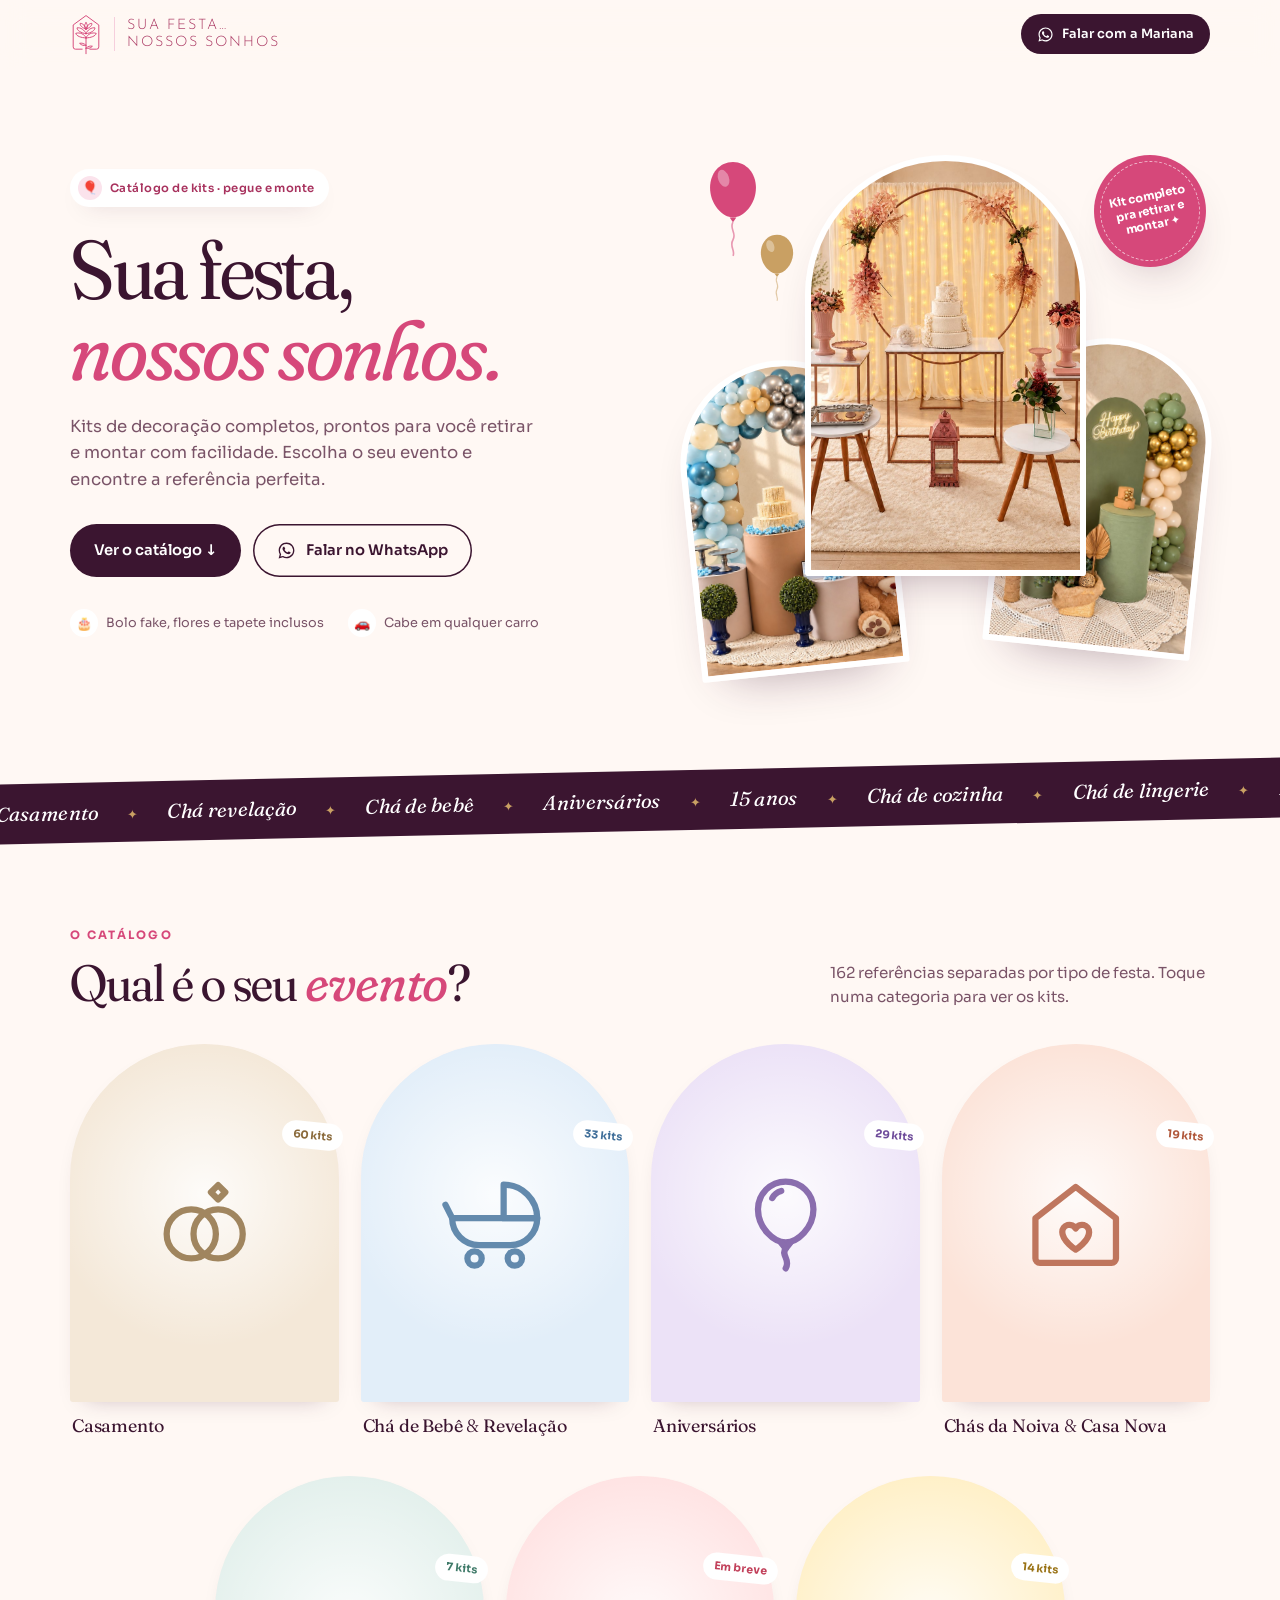
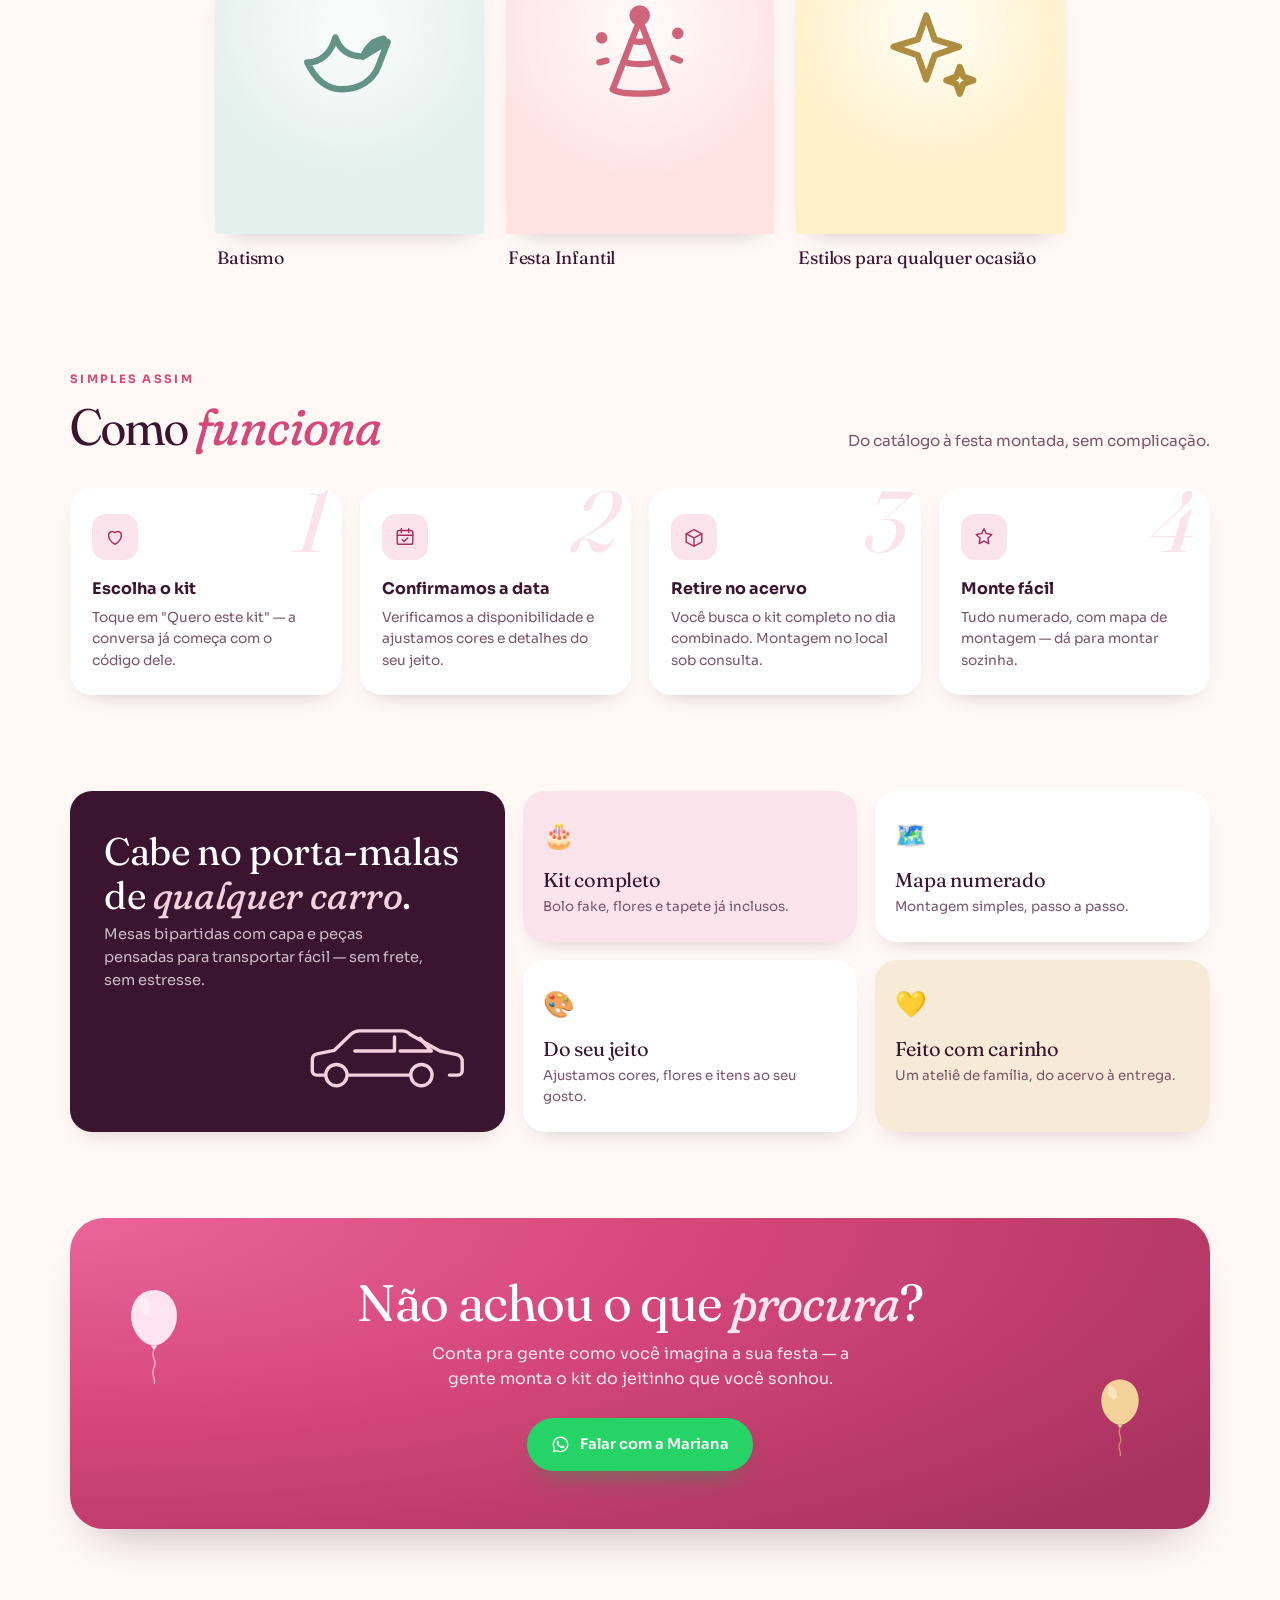
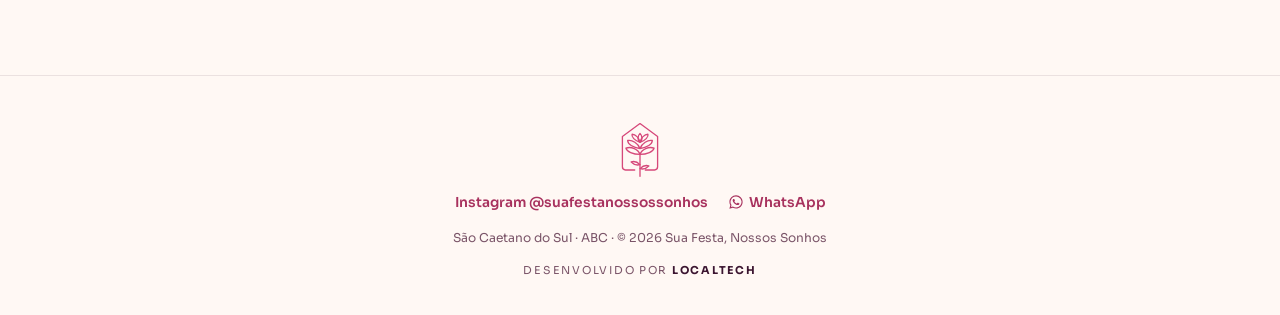
<file: index.html>
<!DOCTYPE html>
<html lang="pt-BR">
<head>
<meta charset="utf-8">
<meta name="viewport" content="width=device-width, initial-scale=1">
<title>Catálogo de Kits | Sua Festa, Nossos Sonhos</title>
<meta name="description" content="Kits de decoração completos para retirar e montar — casamento, chá de bebê, chá revelação, aniversários, chás da noiva e batismo. São Caetano do Sul e ABC.">
<meta property="og:type" content="website">
<meta property="og:title" content="Catálogo de Kits | Sua Festa, Nossos Sonhos">
<meta property="og:description" content="Escolha o tipo do seu evento e veja os nossos kits de decoração para retirar e montar.">
<link rel="canonical" href="https://www.suafestanossossonhos.com/">
<meta property="og:url" content="https://www.suafestanossossonhos.com/">
<meta property="og:site_name" content="Sua Festa, Nossos Sonhos">
<meta property="og:locale" content="pt_BR">
<meta property="og:image" content="https://www.suafestanossossonhos.com/assets/img/og/og-home.jpg">
<meta property="og:image:width" content="1200">
<meta property="og:image:height" content="630">
<meta property="og:image:alt" content="Kits de decoração da Sua Festa, Nossos Sonhos">
<meta name="twitter:card" content="summary_large_image">
<link rel="icon" type="image/png" sizes="512x512" href="assets/img/icone-512.png">
<link rel="apple-touch-icon" href="assets/img/icone-512.png">
<script type="application/ld+json">
{
  "@context": "https://schema.org",
  "@type": "LocalBusiness",
  "@id": "https://www.suafestanossossonhos.com/#negocio",
  "name": "Sua Festa, Nossos Sonhos",
  "description": "Kits de decoração completos para retirar e montar: casamento, chá de bebê, chá revelação, aniversários, chás da noiva, batismo e festa infantil.",
  "url": "https://www.suafestanossossonhos.com/",
  "image": "https://www.suafestanossossonhos.com/assets/img/og/og-home.jpg",
  "logo": "https://www.suafestanossossonhos.com/assets/img/icone-512.png",
  "telephone": "+5511949156564",
  "address": { "@type": "PostalAddress", "addressLocality": "São Caetano do Sul", "addressRegion": "SP", "addressCountry": "BR" },
  "areaServed": ["São Caetano do Sul", "Santo André", "São Bernardo do Campo", "Região do ABC"],
  "sameAs": ["https://www.instagram.com/suafestanossossonhos"]
}
</script>
<meta name="theme-color" content="#FFF8F4">
<link rel="icon" type="image/svg+xml" href="assets/img/logo-icone.svg">
<link rel="preconnect" href="https://fonts.googleapis.com">
<link rel="preconnect" href="https://fonts.gstatic.com" crossorigin>
<link rel="stylesheet" href="https://fonts.googleapis.com/css2?family=Fraunces:ital,opsz,wght,SOFT,WONK@0,9..144,300..600,0..100,0..1;1,9..144,300..600,0..100,0..1&family=Sora:wght@400;500;600;700&family=Josefin+Sans:wght@300&display=swap">
<link rel="stylesheet" href="assets/styles.css">
</head>
<body data-page="home" data-base="">

<svg width="0" height="0" style="position:absolute" aria-hidden="true">
  <symbol id="balloon" viewBox="0 0 40 72"><path d="M20 2C10 2 3 10.5 3 21c0 12.5 9.4 22 17 22s17-9.5 17-22C37 10.5 30 2 20 2z" fill="currentColor"/><ellipse cx="13" cy="14" rx="4" ry="6.5" fill="#fff" opacity=".35" transform="rotate(-20 13 14)"/><path d="m17.5 43 2.5 3.5 2.5-3.5z" fill="currentColor"/><path d="M20 46.5c-3 5 3 8 0 13s2 8 0 12" fill="none" stroke="currentColor" stroke-width="1.2" opacity=".55"/></symbol>
</svg>

<header class="site-header">
  <div class="container">
    <a class="brand" href="./" aria-label="Sua Festa, Nossos Sonhos — início">
      <img class="brand__logo" src="assets/img/logo-icone.svg" alt="" width="32" height="42">
      <span class="brand__text"><span class="brand__name">Sua Festa…</span><span class="brand__name">Nossos Sonhos</span></span>
    </a>
    <a class="header-cta" data-wa="geral" href="#" target="_blank" rel="noopener"><span>Falar com a Mariana</span></a>
  </div>
</header>

<main>
  <section class="hero">
    <div class="container">
      <div>
        <span class="hero__eyebrow"><b aria-hidden="true">🎈</b>Catálogo de kits · pegue e monte</span>
        <h1>Sua festa,<br><em>nossos sonhos.</em></h1>
        <p class="hero__lead">Kits de decoração completos, prontos para você retirar e montar com facilidade. Escolha o seu evento e encontre a referência perfeita.</p>
        <div class="hero__ctas">
          <a class="btn btn--dark" href="#eventos">Ver o catálogo ↓</a>
          <a class="btn btn--ghost" data-wa="geral" href="#" target="_blank" rel="noopener">Falar no WhatsApp</a>
        </div>
        <div class="hero__proof">
          <span><i aria-hidden="true">🎂</i>Bolo fake, flores e tapete inclusos</span>
          <span><i aria-hidden="true">🚗</i>Cabe em qualquer carro</span>
        </div>
      </div>
      <div class="collage" aria-hidden="true">
        <div class="collage__arch collage__arch--2"></div>
        <div class="collage__arch collage__arch--3"></div>
        <div class="collage__arch collage__arch--1"></div>
        <div class="sticker">Kit completo pra retirar e montar ✦</div>
        <svg class="balloon balloon--a" style="color:#D6487A"><use href="#balloon"/></svg>
        <svg class="balloon balloon--b" style="color:#C9A063"><use href="#balloon"/></svg>
      </div>
    </div>
  </section>

  <div class="ribbon-wrap" aria-hidden="true"><div class="ribbon">
    <div class="ribbon__track">
      <div class="ribbon__group"><span>Casamento</span><span>Chá revelação</span><span>Chá de bebê</span><span>Aniversários</span><span>15 anos</span><span>Chá de cozinha</span><span>Chá de lingerie</span><span>Batismo</span><span>Festa infantil</span><span>Boteco</span></div>
      <div class="ribbon__group"><span>Casamento</span><span>Chá revelação</span><span>Chá de bebê</span><span>Aniversários</span><span>15 anos</span><span>Chá de cozinha</span><span>Chá de lingerie</span><span>Batismo</span><span>Festa infantil</span><span>Boteco</span></div>
    </div>
  </div>
  </div>

  <section class="section" id="eventos">
    <div class="container">
      <div class="head">
        <div><span class="kicker">O catálogo</span><h2 class="title">Qual é o seu <em>evento</em>?</h2></div>
        <p><span data-total>0</span> referências separadas por tipo de festa. Toque numa categoria para ver os kits.</p>
      </div>
      <div class="events" id="events"></div>
    </div>
  </section>

  <section class="section" style="padding-top:20px">
    <div class="container">
      <div class="head reveal">
        <div><span class="kicker">Simples assim</span><h2 class="title">Como <em>funciona</em></h2></div>
        <p>Do catálogo à festa montada, sem complicação.</p>
      </div>
      <div class="steps">
        <div class="step reveal"><span class="step__icon"><svg viewBox="0 0 24 24" fill="none" stroke="currentColor" stroke-width="1.6" stroke-linecap="round" stroke-linejoin="round"><path d="M12 20s-7-4.4-7-10a4 4 0 0 1 7-2.6A4 4 0 0 1 19 10c0 5.6-7 10-7 10z"/></svg></span><h3>Escolha o kit</h3><p>Toque em "Quero este kit" — a conversa já começa com o código dele.</p></div>
        <div class="step reveal"><span class="step__icon"><svg viewBox="0 0 24 24" fill="none" stroke="currentColor" stroke-width="1.6" stroke-linecap="round" stroke-linejoin="round"><rect x="3.5" y="5" width="17" height="15" rx="2"/><path d="M3.5 10h17M8 3v4M16 3v4M9 15l2 2 4-4"/></svg></span><h3>Confirmamos a data</h3><p>Verificamos a disponibilidade e ajustamos cores e detalhes do seu jeito.</p></div>
        <div class="step reveal"><span class="step__icon"><svg viewBox="0 0 24 24" fill="none" stroke="currentColor" stroke-width="1.6" stroke-linecap="round" stroke-linejoin="round"><path d="M3.5 8.5 12 4l8.5 4.5v9L12 22l-8.5-4.5z"/><path d="M3.5 8.5 12 13l8.5-4.5M12 13v9"/></svg></span><h3>Retire no acervo</h3><p>Você busca o kit completo no dia combinado. Montagem no local sob consulta.</p></div>
        <div class="step reveal"><span class="step__icon"><svg viewBox="0 0 24 24" fill="none" stroke="currentColor" stroke-width="1.6" stroke-linecap="round" stroke-linejoin="round"><path d="m12 3 2.6 5.3 5.9.9-4.3 4.1 1 5.8L12 16.4l-5.2 2.7 1-5.8-4.3-4.1 5.9-.9z"/></svg></span><h3>Monte fácil</h3><p>Tudo numerado, com mapa de montagem — dá para montar sozinha.</p></div>
      </div>
    </div>
  </section>

  <section class="section" style="padding-top:20px">
    <div class="container">
      <div class="bento">
        <div class="perk bento__big reveal">
          <div>
            <h3>Cabe no porta-malas de <em>qualquer carro</em>.</h3>
            <p>Mesas bipartidas com capa e peças pensadas para transportar fácil — sem frete, sem estresse.</p>
          </div>
          <svg class="car" viewBox="0 0 120 54" fill="none" stroke="currentColor" stroke-width="2.4" stroke-linecap="round" stroke-linejoin="round" aria-hidden="true"><path d="M8 38v-8c0-2 1.4-3.6 3.4-4l12-2.4 12-11.6c1.6-1.4 3.6-2.2 5.8-2.2h30c2.4 0 4.6 1 6.2 2.8L98 24l12 2.6c2.2.5 3.8 2.4 3.8 4.7V38c0 1.7-1.3 3-3 3h-6"/><path d="M33 41h44"/><path d="M8 38c0 1.7 1.3 3 3 3h6"/><circle cx="25" cy="41" r="7.5"/><circle cx="85" cy="41" r="7.5"/><path d="M38 24h28V14M70 24h22l-8-9"/></svg>
        </div>
        <div class="perk perk--rose reveal"><span class="perk__icon" aria-hidden="true">🎂</span><h3>Kit completo</h3><p>Bolo fake, flores e tapete já inclusos.</p></div>
        <div class="perk reveal"><span class="perk__icon" aria-hidden="true">🗺️</span><h3>Mapa numerado</h3><p>Montagem simples, passo a passo.</p></div>
        <div class="perk reveal"><span class="perk__icon" aria-hidden="true">🎨</span><h3>Do seu jeito</h3><p>Ajustamos cores, flores e itens ao seu gosto.</p></div>
        <div class="perk perk--gold reveal"><span class="perk__icon" aria-hidden="true">💛</span><h3>Feito com carinho</h3><p>Um ateliê de família, do acervo à entrega.</p></div>
      </div>
    </div>
  </section>

  <section class="section" style="padding-top:10px">
    <div class="container">
      <div class="cta reveal">
        <svg class="balloon balloon--a" style="color:#FFE3EE"><use href="#balloon"/></svg>
        <svg class="balloon balloon--b" style="color:#F3D29A"><use href="#balloon"/></svg>
        <h2>Não achou o que <em>procura</em>?</h2>
        <p>Conta pra gente como você imagina a sua festa — a gente monta o kit do jeitinho que você sonhou.</p>
        <a class="btn btn--wa" data-wa="geral" href="#" target="_blank" rel="noopener">Falar com a Mariana</a>
      </div>
    </div>
  </section>
</main>

<footer class="site-footer">
  <div class="container">
    <img class="footer-logo" src="assets/img/logo-icone.svg" alt="Sua Festa, Nossos Sonhos" width="45" height="58">
    <div class="footer-links"><a data-insta href="#" target="_blank" rel="noopener">Instagram @suafestanossossonhos</a><a data-wa="geral" href="#" target="_blank" rel="noopener"> WhatsApp</a></div>
    <span class="footer-small"><span data-cidade></span> · © <span data-ano></span> Sua Festa, Nossos Sonhos</span>
    <span class="credit">Desenvolvido por <a href="https://www.localtechbr.com/" target="_blank" rel="noopener">LocalTECH</a></span>
  </div>
</footer>

<script src="assets/kits.js"></script>
<script src="assets/app.js"></script>
</body>
</html>
</file>
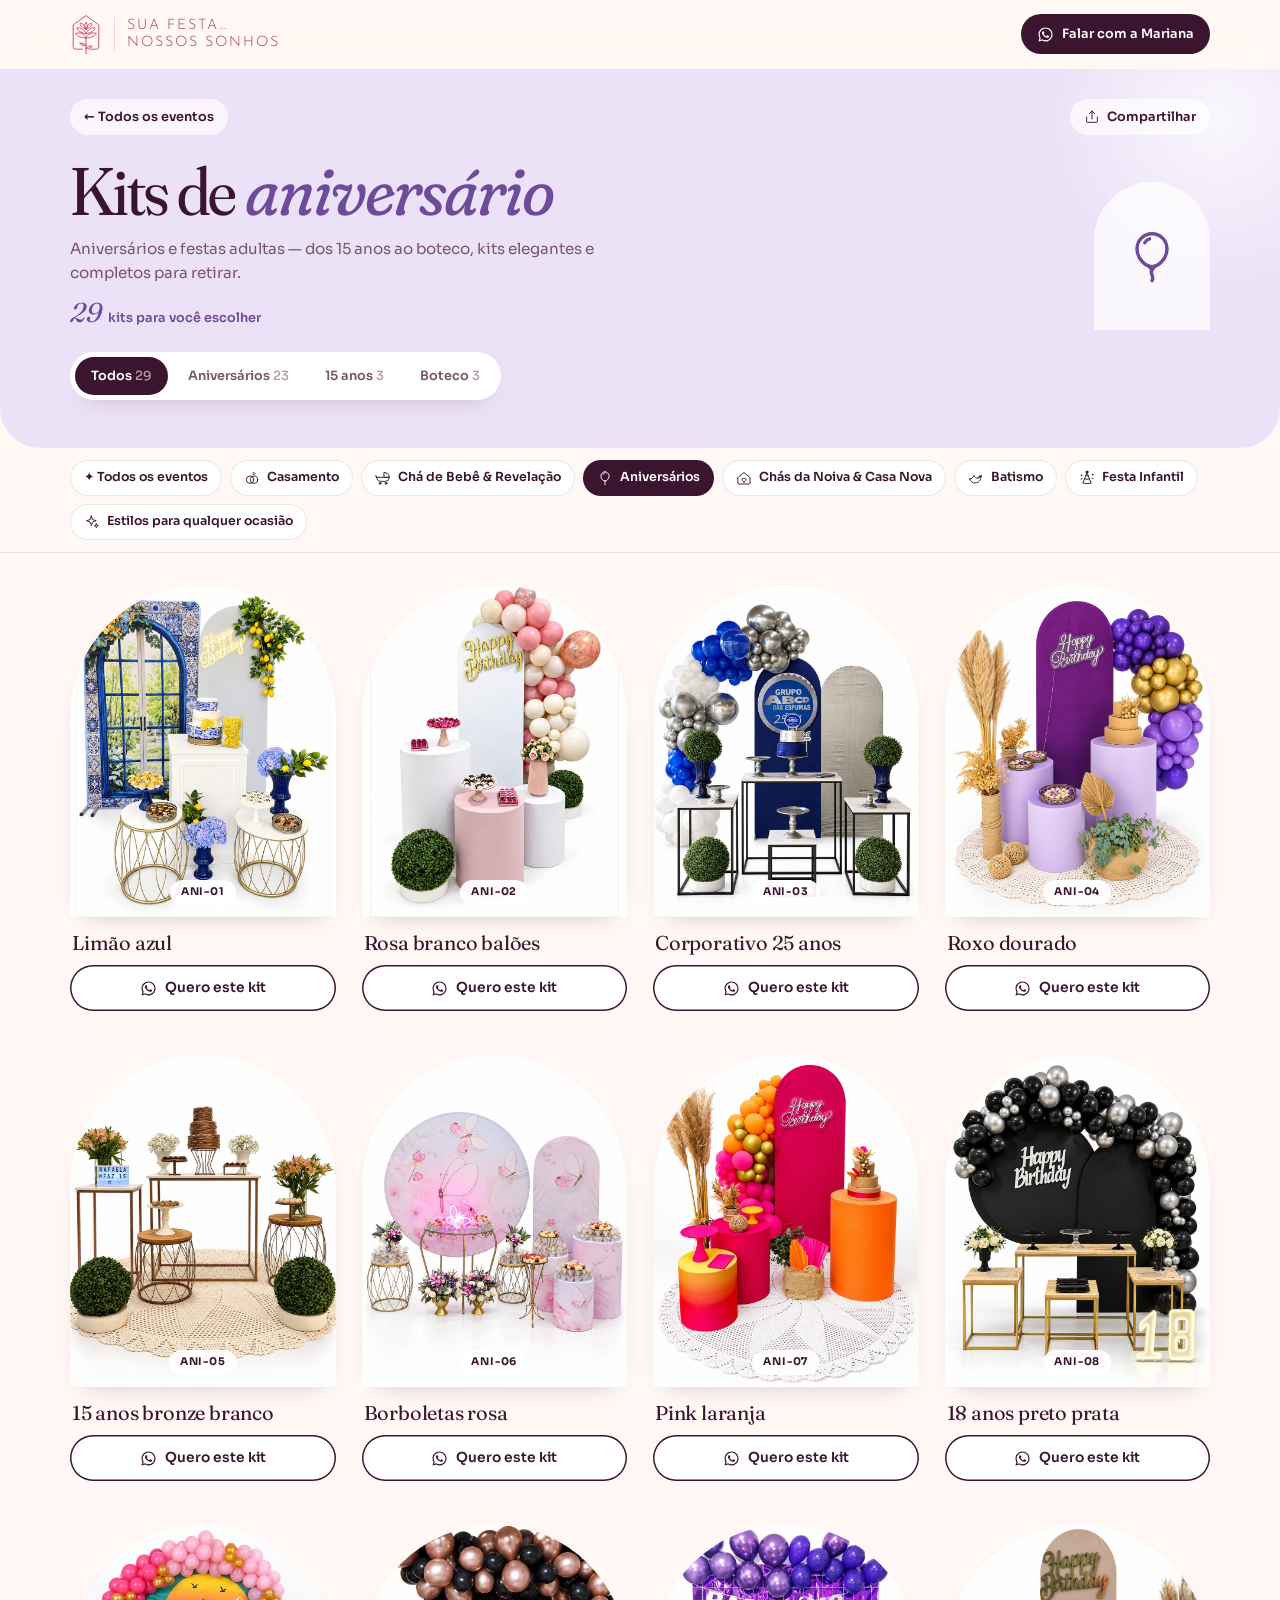
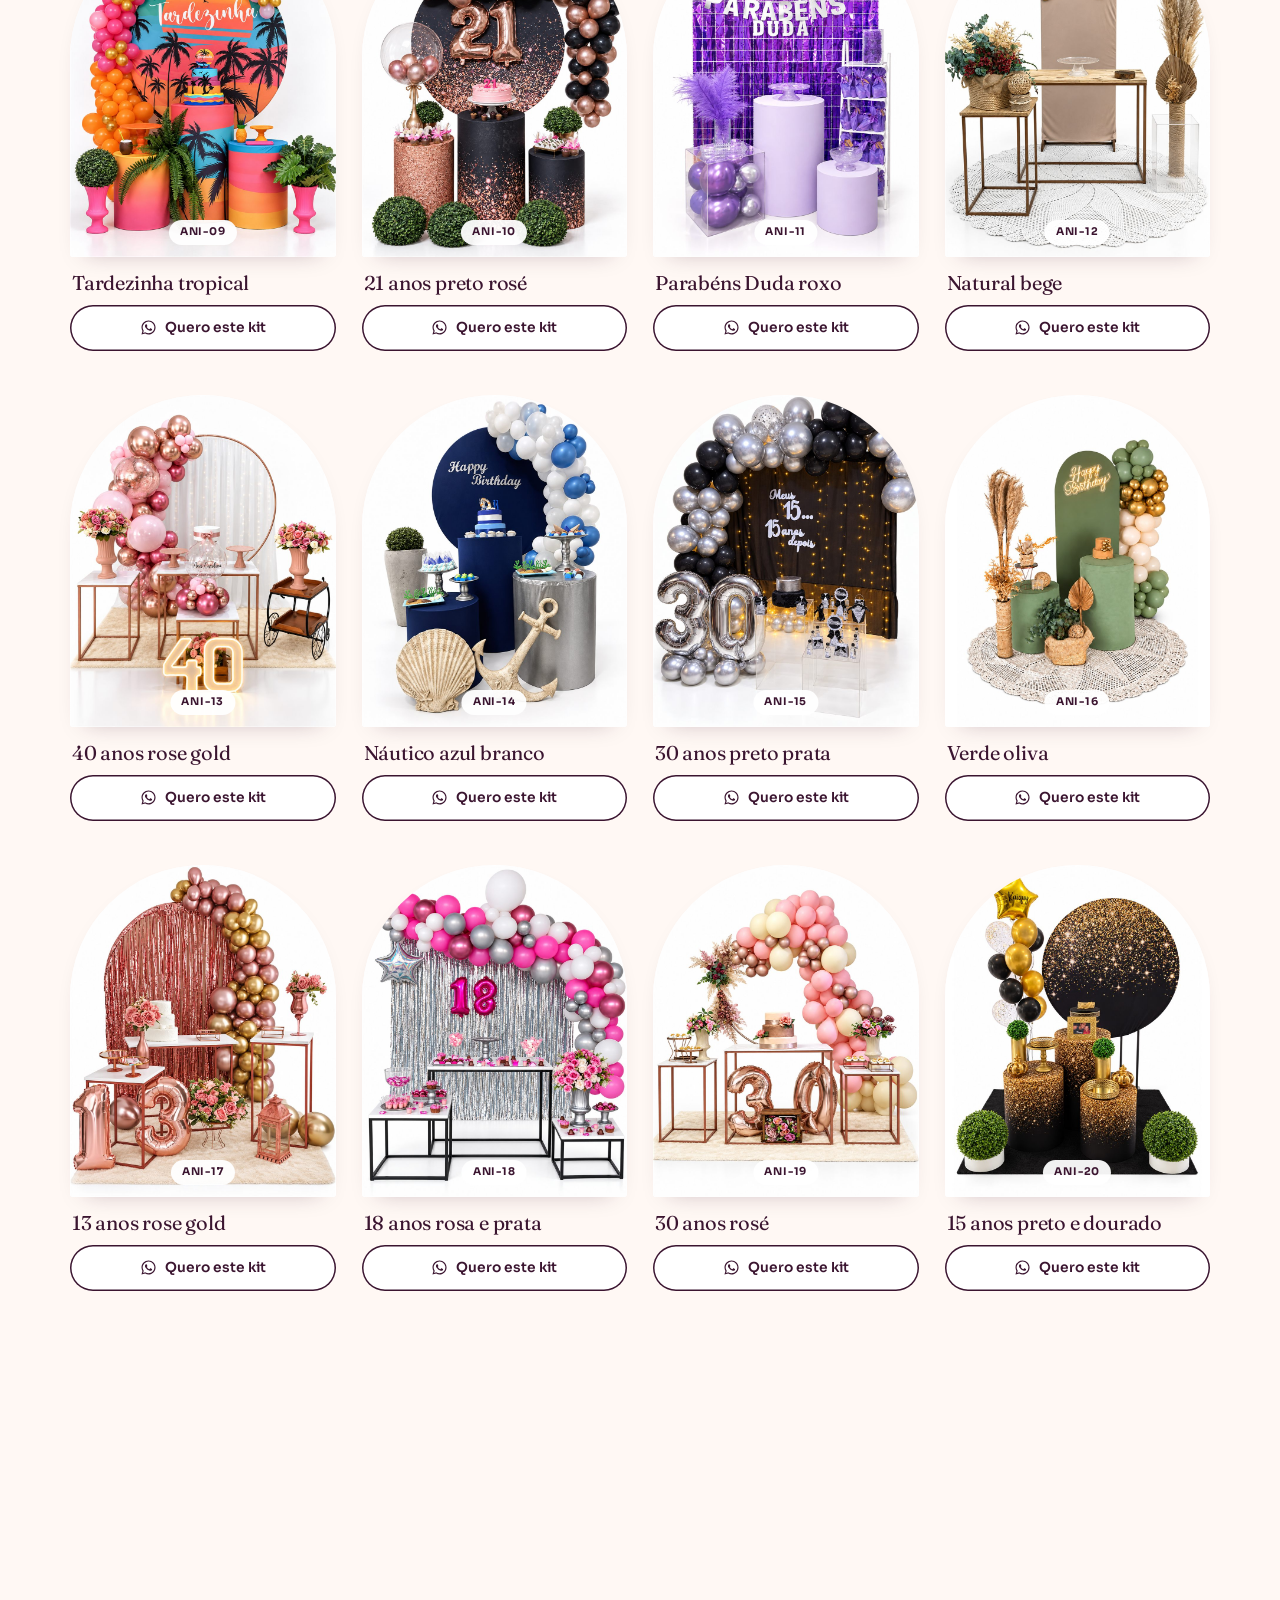
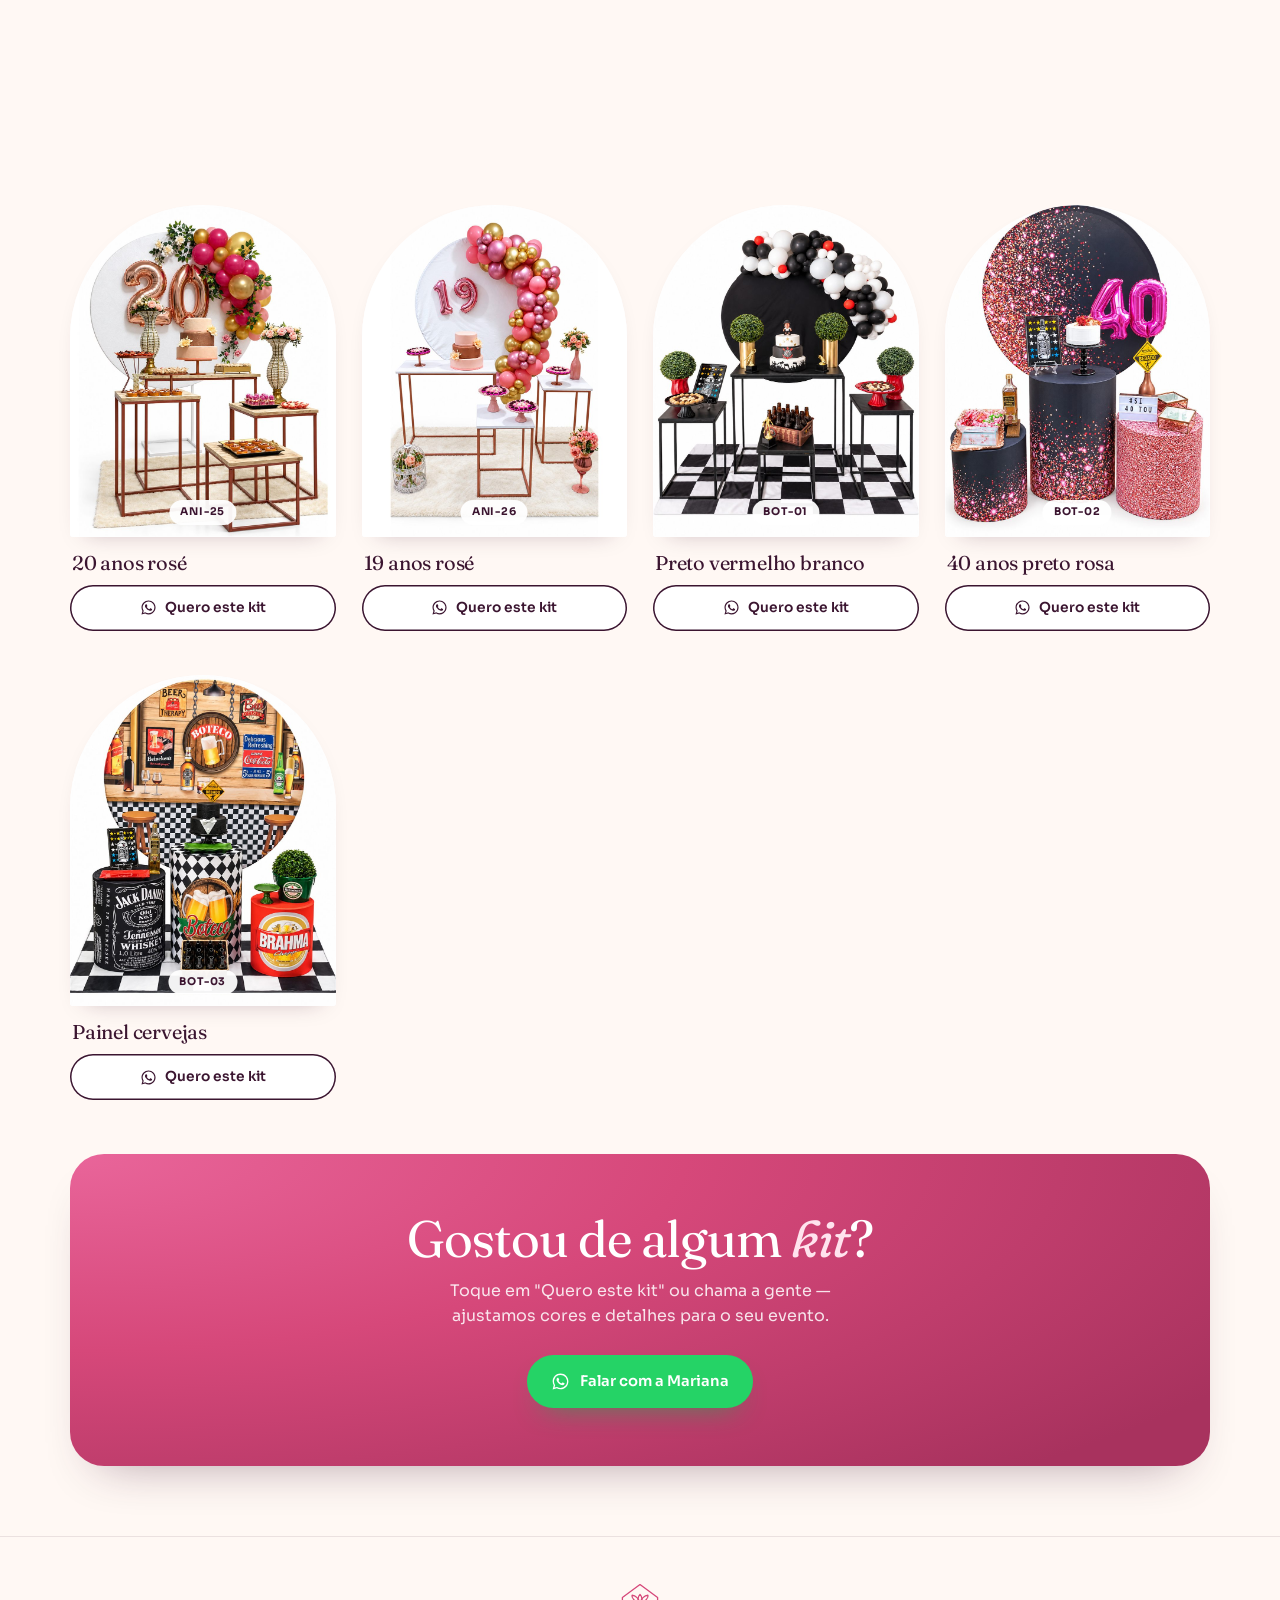
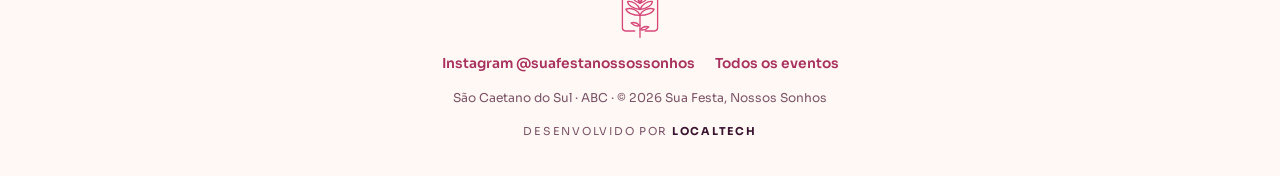
<file: aniversarios/index.html>
<!DOCTYPE html>
<html lang="pt-BR">
<head>
<meta charset="utf-8">
<meta name="viewport" content="width=device-width, initial-scale=1">
<title>Kits de Aniversário | Sua Festa, Nossos Sonhos</title>
<meta name="description" content="Kits de aniversário, 15 anos e boteco para retirar e montar. Escolha o seu e fale com a gente.">
<meta property="og:type" content="website">
<meta property="og:title" content="Kits de Aniversário · Sua Festa, Nossos Sonhos">
<meta property="og:description" content="Kits de aniversário, 15 anos e boteco para retirar e montar. Escolha o seu e fale com a gente.">
<link rel="canonical" href="https://www.suafestanossossonhos.com/aniversarios/">
<meta property="og:url" content="https://www.suafestanossossonhos.com/aniversarios/">
<meta property="og:site_name" content="Sua Festa, Nossos Sonhos">
<meta property="og:locale" content="pt_BR">
<meta property="og:image" content="https://www.suafestanossossonhos.com/assets/img/og/og-aniversarios.jpg">
<meta property="og:image:width" content="1200">
<meta property="og:image:height" content="630">
<meta property="og:image:alt" content="Kits de decoração da Sua Festa, Nossos Sonhos">
<meta name="twitter:card" content="summary_large_image">
<link rel="icon" type="image/png" sizes="512x512" href="../assets/img/icone-512.png">
<link rel="apple-touch-icon" href="../assets/img/icone-512.png">
<meta name="theme-color" content="#FFF8F4">
<link rel="icon" type="image/svg+xml" href="../assets/img/logo-icone.svg">
<link rel="preconnect" href="https://fonts.googleapis.com">
<link rel="preconnect" href="https://fonts.gstatic.com" crossorigin>
<link rel="stylesheet" href="https://fonts.googleapis.com/css2?family=Fraunces:ital,opsz,wght,SOFT,WONK@0,9..144,300..600,0..100,0..1;1,9..144,300..600,0..100,0..1&family=Sora:wght@400;500;600;700&family=Josefin+Sans:wght@300&display=swap">
<link rel="stylesheet" href="../assets/styles.css">
</head>
<body data-page="categoria" data-cat="aniversarios" data-base="../">

<header class="site-header">
  <div class="container">
    <a class="brand" href="../" aria-label="Sua Festa, Nossos Sonhos — todos os eventos">
      <img class="brand__logo" src="../assets/img/logo-icone.svg" alt="" width="32" height="42">
      <span class="brand__text"><span class="brand__name">Sua Festa…</span><span class="brand__name">Nossos Sonhos</span></span>
    </a>
    <a class="header-cta" data-wa="geral" href="#" target="_blank" rel="noopener"><span>Falar com a Mariana</span></a>
  </div>
</header>

<main>
  <section class="cat-hero">
    <div class="container">
      <div class="crumbs">
        <a class="back" href="../">← Todos os eventos</a>
        <button type="button" class="share" id="share">Compartilhar</button>
      </div>
      <div class="cat-hero__row">
        <div>
          <h1>Kits de <em>aniversário</em></h1>
          <p>Aniversários e festas adultas — dos 15 anos ao boteco, kits elegantes e completos para retirar.</p>
          <div class="cat-hero__meta" id="cat-count"></div>
        </div>
        <span class="cat-hero__icon" id="cat-icon" aria-hidden="true"></span>
      </div>
      <div class="filters" id="filters" role="group" aria-label="Filtrar kits" hidden></div>
    </div>
  </section>

  <nav class="catnav" aria-label="Outros tipos de evento">
    <div class="container"><div class="chips" id="chips"></div></div>
  </nav>

  <section>
    <div class="container">
      <div class="kits" id="kits"></div>
      <div class="cta reveal" style="margin-top:40px">
        <h2>Gostou de algum <em>kit</em>?</h2>
        <p>Toque em "Quero este kit" ou chama a gente — ajustamos cores e detalhes para o seu evento.</p>
        <a class="btn btn--wa" data-wa="geral" href="#" target="_blank" rel="noopener">Falar com a Mariana</a>
      </div>
    </div>
  </section>
</main>

<footer class="site-footer">
  <div class="container">
    <img class="footer-logo" src="../assets/img/logo-icone.svg" alt="Sua Festa, Nossos Sonhos" width="45" height="58">
    <div class="footer-links"><a data-insta href="#" target="_blank" rel="noopener">Instagram @suafestanossossonhos</a><a href="../">Todos os eventos</a></div>
    <span class="footer-small"><span data-cidade></span> · © <span data-ano></span> Sua Festa, Nossos Sonhos</span>
    <span class="credit">Desenvolvido por <a href="https://www.localtechbr.com/" target="_blank" rel="noopener">LocalTECH</a></span>
  </div>
</footer>

<div class="helpbar"><p><b>Ficou com dúvida?</b>A Mariana te ajuda a escolher.</p><a href="#" target="_blank" rel="noopener">Chamar</a></div>

<div class="lightbox" id="lightbox" hidden>
  <button type="button" class="lb-btn lb-close" aria-label="Fechar">×</button>
  <div class="lb-stage">
    <button type="button" class="lb-btn lb-prev" aria-label="Foto anterior">‹</button>
    <img alt="">
    <button type="button" class="lb-btn lb-next" aria-label="Próxima foto">›</button>
  </div>
  <div class="lb-bar"><h2 class="lb-title"></h2><a class="btn btn--wa lb-want" href="#" target="_blank" rel="noopener">Quero este kit</a></div>
</div>

<script src="../assets/kits.js"></script>
<script src="../assets/app.js"></script>
</body>
</html>
</file>
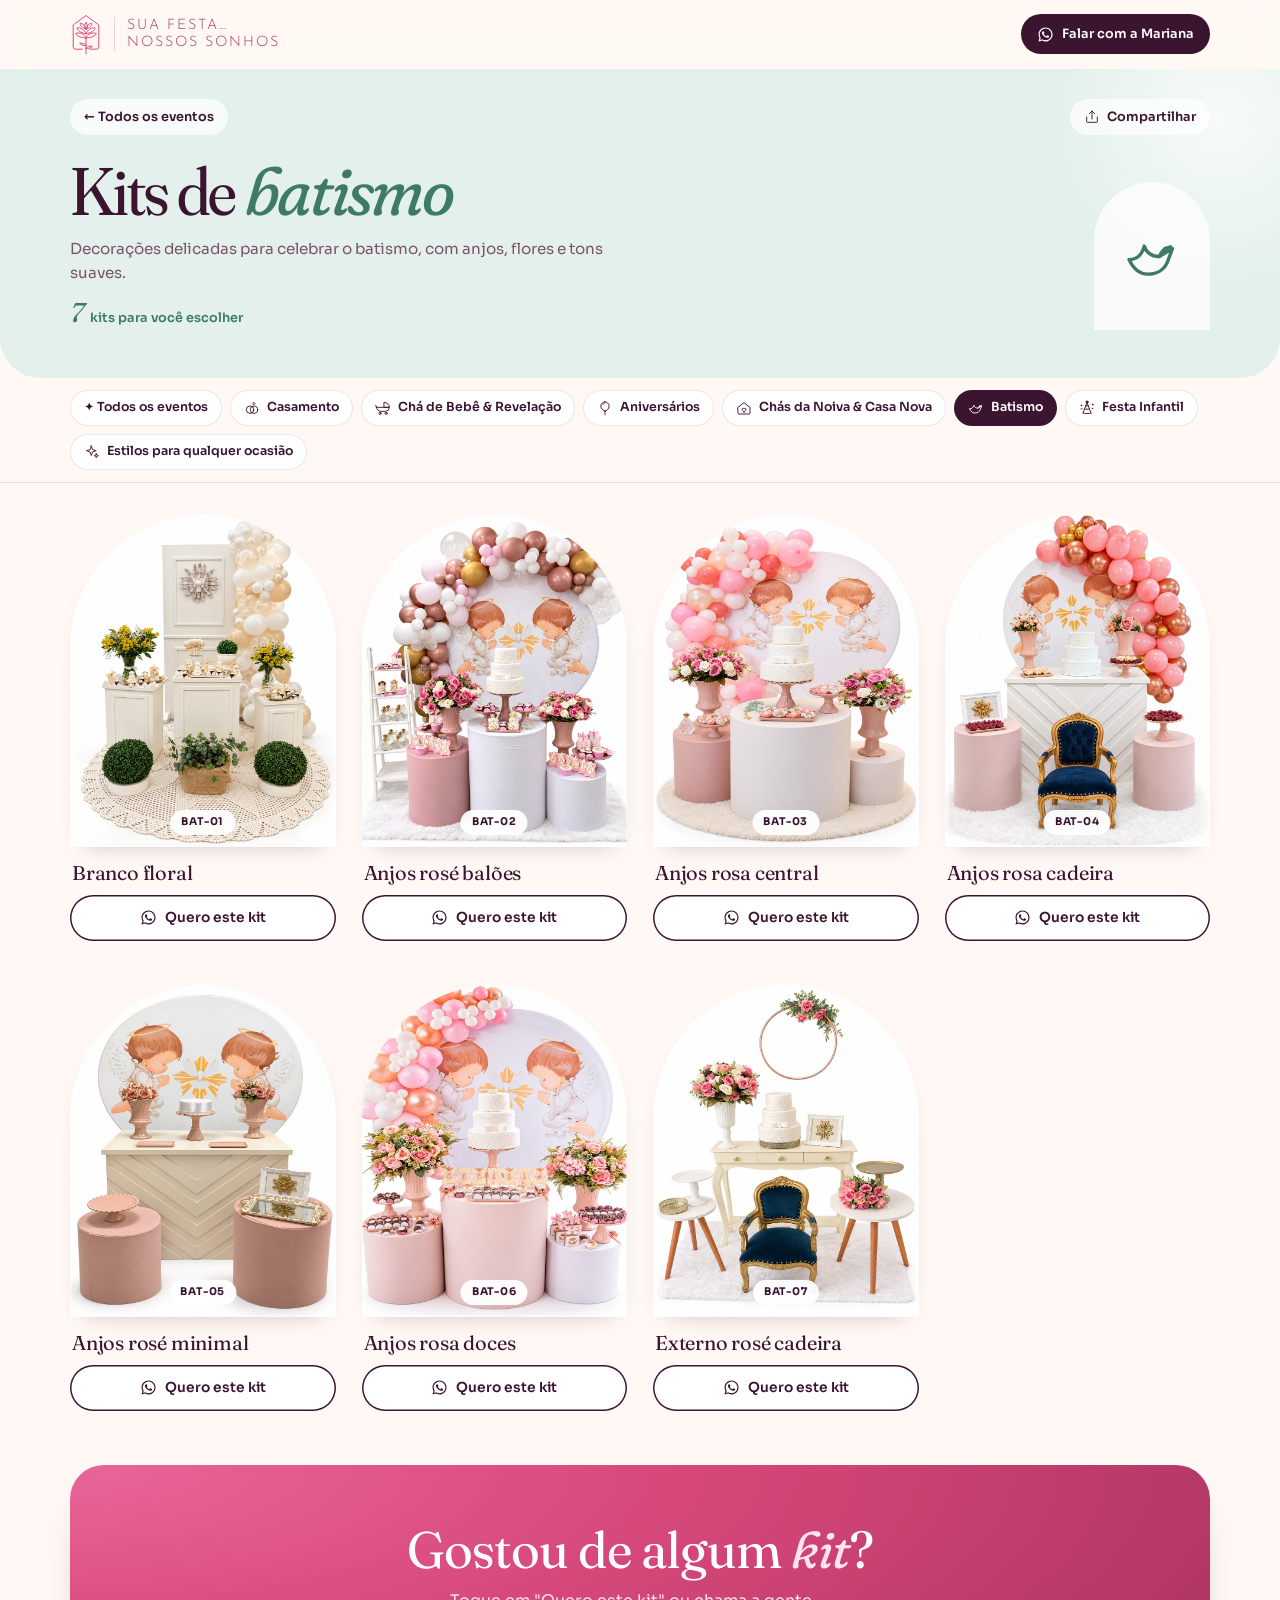
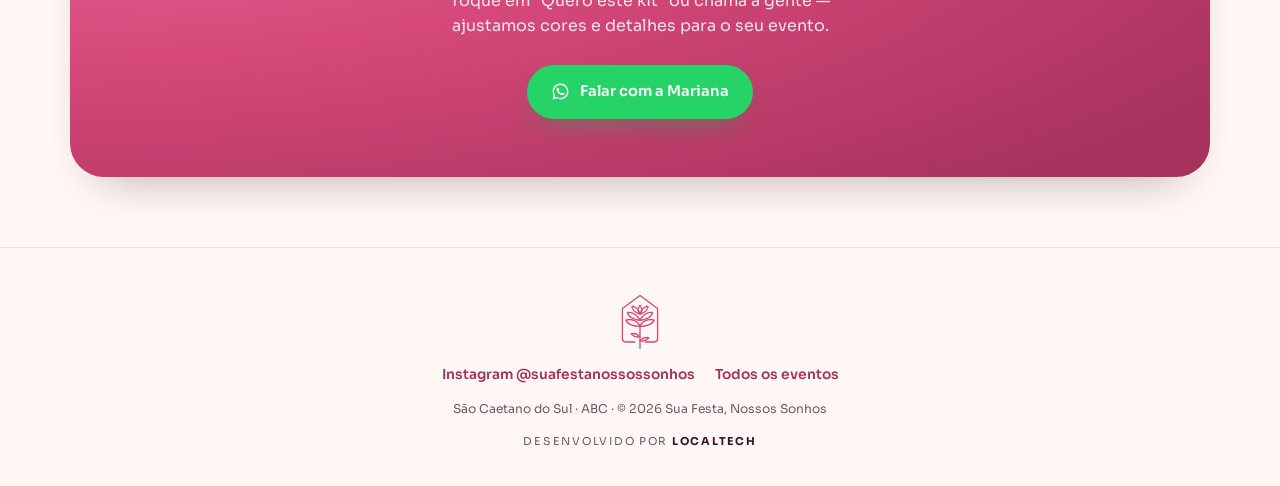
<file: batismo/index.html>
<!DOCTYPE html>
<html lang="pt-BR">
<head>
<meta charset="utf-8">
<meta name="viewport" content="width=device-width, initial-scale=1">
<title>Kits de Batismo | Sua Festa, Nossos Sonhos</title>
<meta name="description" content="Kits de decoração de batismo para retirar e montar. Escolha o seu e fale com a gente.">
<meta property="og:type" content="website">
<meta property="og:title" content="Kits de Batismo · Sua Festa, Nossos Sonhos">
<meta property="og:description" content="Kits de decoração de batismo para retirar e montar. Escolha o seu e fale com a gente.">
<link rel="canonical" href="https://www.suafestanossossonhos.com/batismo/">
<meta property="og:url" content="https://www.suafestanossossonhos.com/batismo/">
<meta property="og:site_name" content="Sua Festa, Nossos Sonhos">
<meta property="og:locale" content="pt_BR">
<meta property="og:image" content="https://www.suafestanossossonhos.com/assets/img/og/og-batismo.jpg">
<meta property="og:image:width" content="1200">
<meta property="og:image:height" content="630">
<meta property="og:image:alt" content="Kits de decoração da Sua Festa, Nossos Sonhos">
<meta name="twitter:card" content="summary_large_image">
<link rel="icon" type="image/png" sizes="512x512" href="../assets/img/icone-512.png">
<link rel="apple-touch-icon" href="../assets/img/icone-512.png">
<meta name="theme-color" content="#FFF8F4">
<link rel="icon" type="image/svg+xml" href="../assets/img/logo-icone.svg">
<link rel="preconnect" href="https://fonts.googleapis.com">
<link rel="preconnect" href="https://fonts.gstatic.com" crossorigin>
<link rel="stylesheet" href="https://fonts.googleapis.com/css2?family=Fraunces:ital,opsz,wght,SOFT,WONK@0,9..144,300..600,0..100,0..1;1,9..144,300..600,0..100,0..1&family=Sora:wght@400;500;600;700&family=Josefin+Sans:wght@300&display=swap">
<link rel="stylesheet" href="../assets/styles.css">
</head>
<body data-page="categoria" data-cat="batismo" data-base="../">

<header class="site-header">
  <div class="container">
    <a class="brand" href="../" aria-label="Sua Festa, Nossos Sonhos — todos os eventos">
      <img class="brand__logo" src="../assets/img/logo-icone.svg" alt="" width="32" height="42">
      <span class="brand__text"><span class="brand__name">Sua Festa…</span><span class="brand__name">Nossos Sonhos</span></span>
    </a>
    <a class="header-cta" data-wa="geral" href="#" target="_blank" rel="noopener"><span>Falar com a Mariana</span></a>
  </div>
</header>

<main>
  <section class="cat-hero">
    <div class="container">
      <div class="crumbs">
        <a class="back" href="../">← Todos os eventos</a>
        <button type="button" class="share" id="share">Compartilhar</button>
      </div>
      <div class="cat-hero__row">
        <div>
          <h1>Kits de <em>batismo</em></h1>
          <p>Decorações delicadas para celebrar o batismo, com anjos, flores e tons suaves.</p>
          <div class="cat-hero__meta" id="cat-count"></div>
        </div>
        <span class="cat-hero__icon" id="cat-icon" aria-hidden="true"></span>
      </div>
      <div class="filters" id="filters" role="group" aria-label="Filtrar kits" hidden></div>
    </div>
  </section>

  <nav class="catnav" aria-label="Outros tipos de evento">
    <div class="container"><div class="chips" id="chips"></div></div>
  </nav>

  <section>
    <div class="container">
      <div class="kits" id="kits"></div>
      <div class="cta reveal" style="margin-top:40px">
        <h2>Gostou de algum <em>kit</em>?</h2>
        <p>Toque em "Quero este kit" ou chama a gente — ajustamos cores e detalhes para o seu evento.</p>
        <a class="btn btn--wa" data-wa="geral" href="#" target="_blank" rel="noopener">Falar com a Mariana</a>
      </div>
    </div>
  </section>
</main>

<footer class="site-footer">
  <div class="container">
    <img class="footer-logo" src="../assets/img/logo-icone.svg" alt="Sua Festa, Nossos Sonhos" width="45" height="58">
    <div class="footer-links"><a data-insta href="#" target="_blank" rel="noopener">Instagram @suafestanossossonhos</a><a href="../">Todos os eventos</a></div>
    <span class="footer-small"><span data-cidade></span> · © <span data-ano></span> Sua Festa, Nossos Sonhos</span>
    <span class="credit">Desenvolvido por <a href="https://www.localtechbr.com/" target="_blank" rel="noopener">LocalTECH</a></span>
  </div>
</footer>

<div class="helpbar"><p><b>Ficou com dúvida?</b>A Mariana te ajuda a escolher.</p><a href="#" target="_blank" rel="noopener">Chamar</a></div>

<div class="lightbox" id="lightbox" hidden>
  <button type="button" class="lb-btn lb-close" aria-label="Fechar">×</button>
  <div class="lb-stage">
    <button type="button" class="lb-btn lb-prev" aria-label="Foto anterior">‹</button>
    <img alt="">
    <button type="button" class="lb-btn lb-next" aria-label="Próxima foto">›</button>
  </div>
  <div class="lb-bar"><h2 class="lb-title"></h2><a class="btn btn--wa lb-want" href="#" target="_blank" rel="noopener">Quero este kit</a></div>
</div>

<script src="../assets/kits.js"></script>
<script src="../assets/app.js"></script>
</body>
</html>
</file>
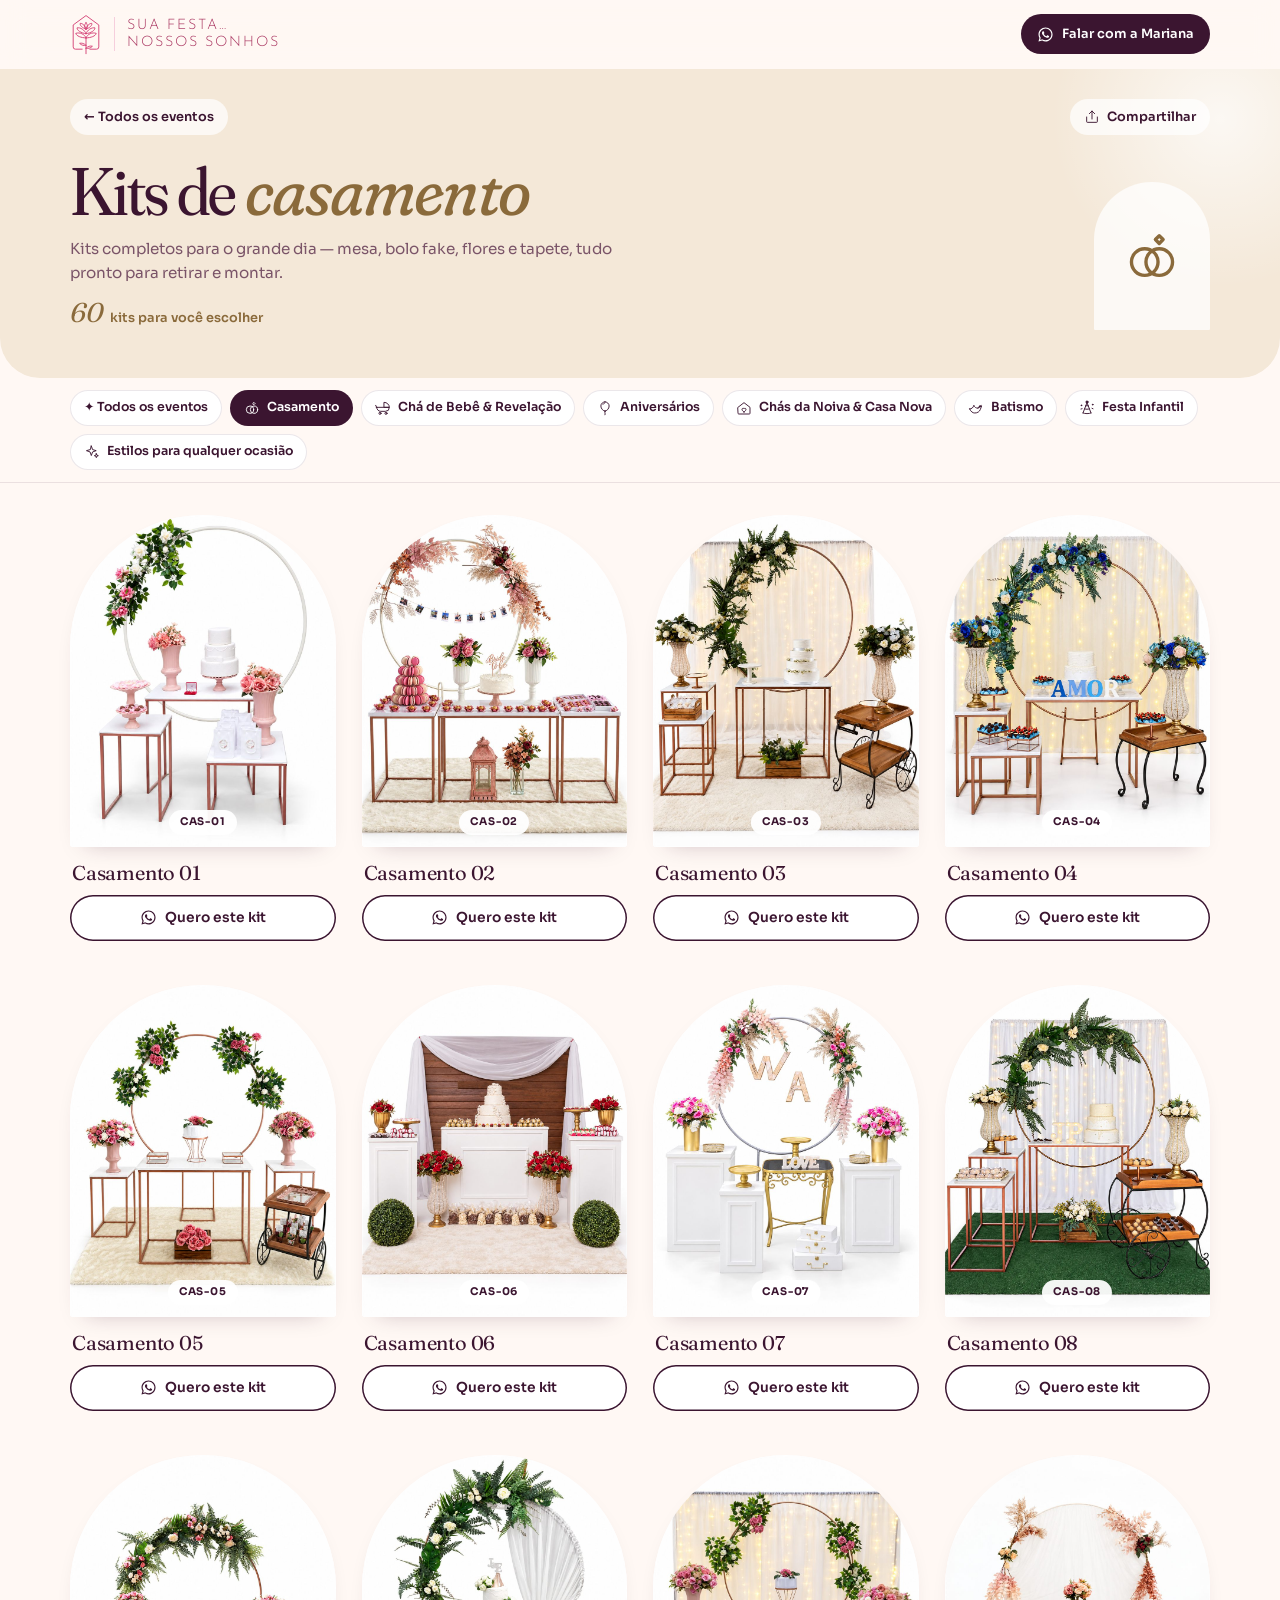
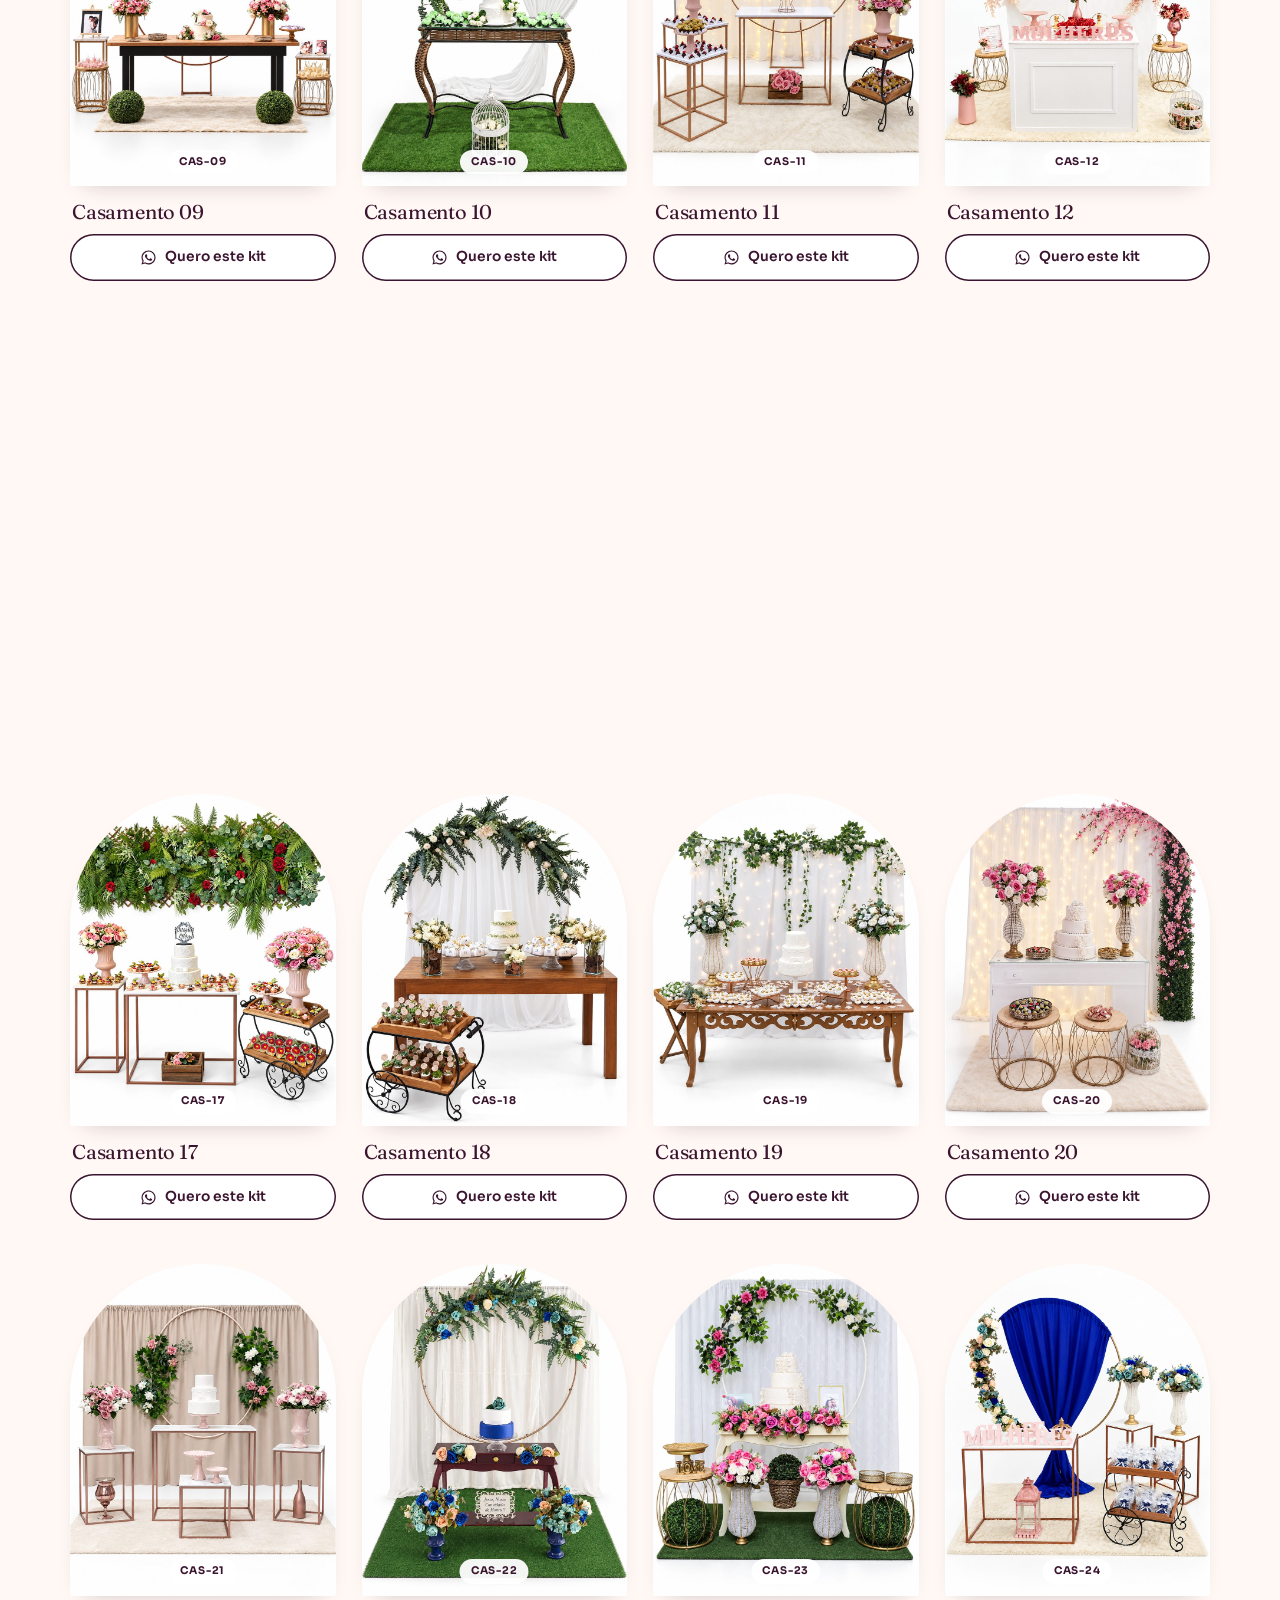
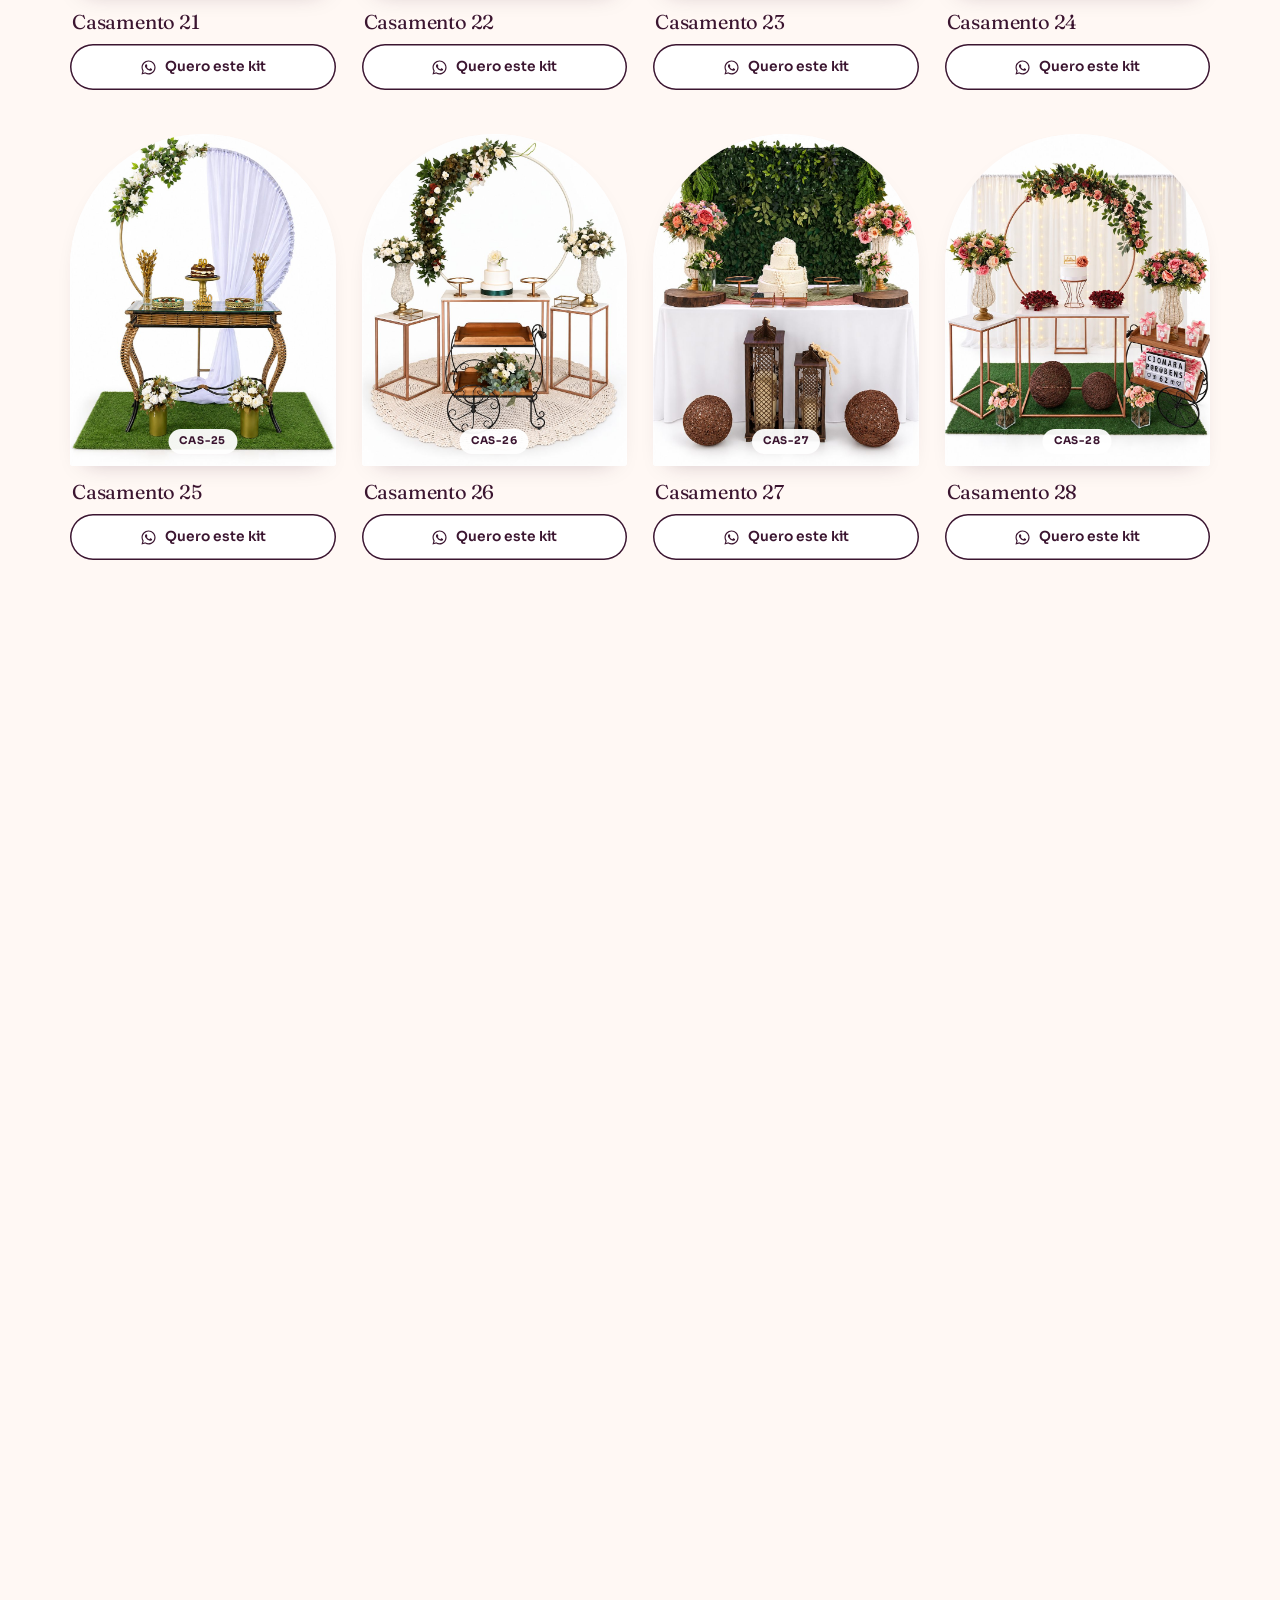
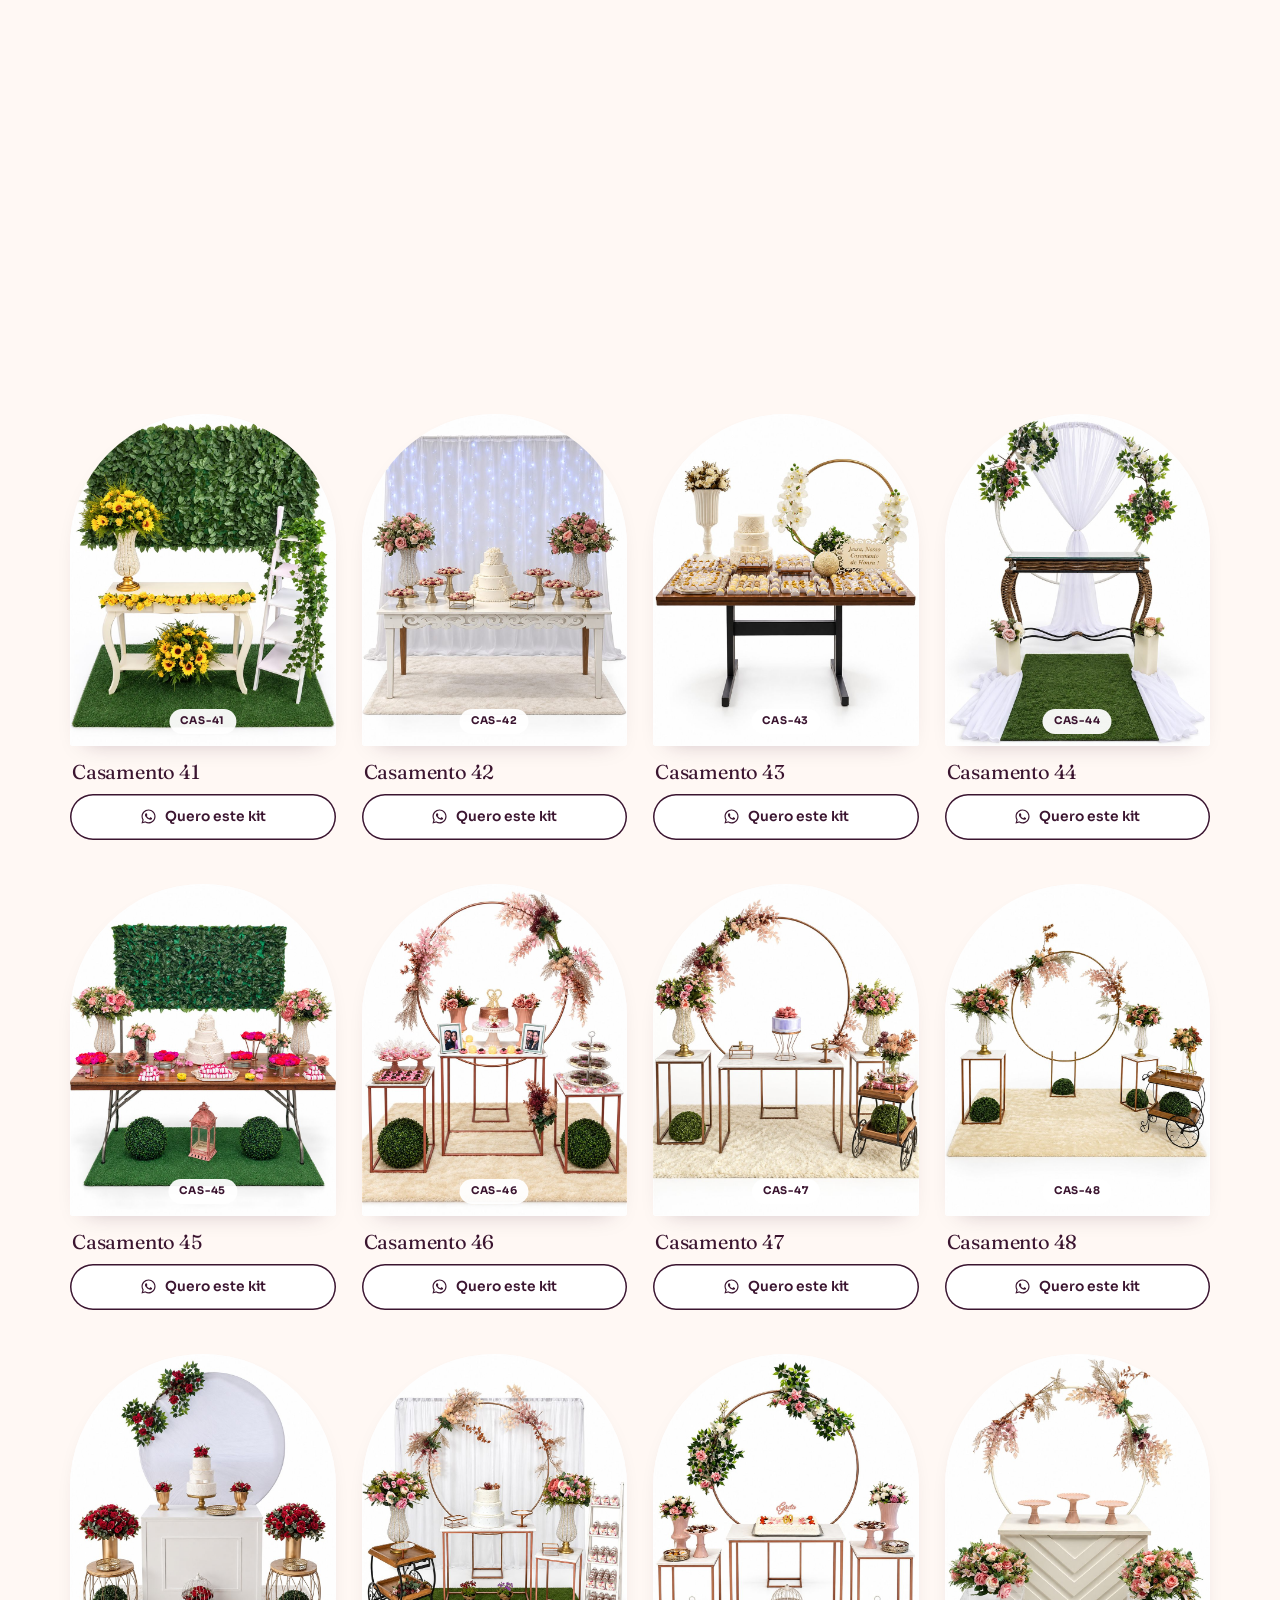
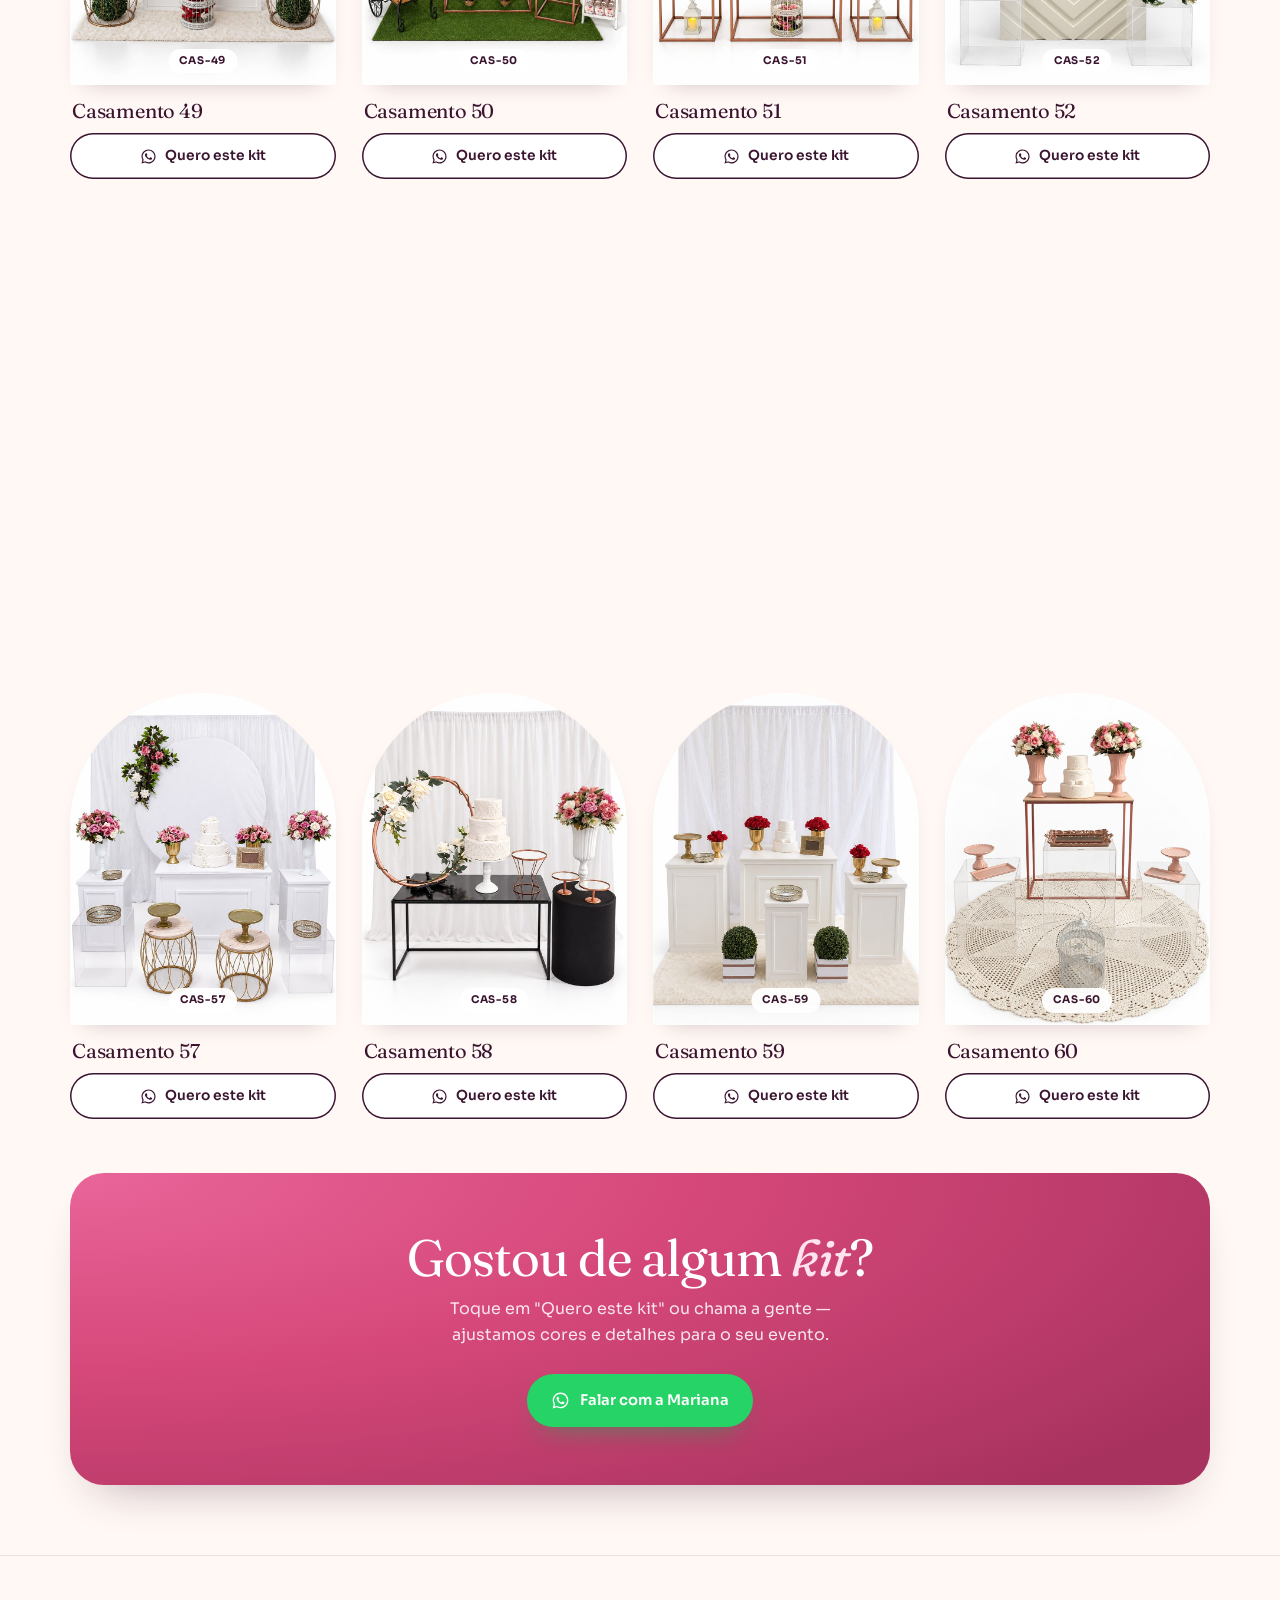
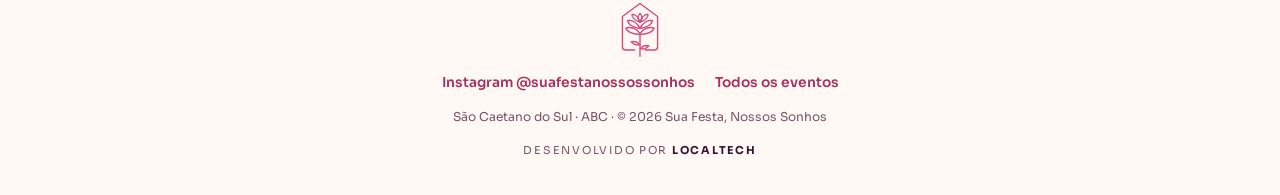
<file: casamento/index.html>
<!DOCTYPE html>
<html lang="pt-BR">
<head>
<meta charset="utf-8">
<meta name="viewport" content="width=device-width, initial-scale=1">
<title>Kits de Casamento | Sua Festa, Nossos Sonhos</title>
<meta name="description" content="Veja os nossos kits de decoração de casamento para retirar e montar. Escolha o seu e fale com a gente.">
<meta property="og:type" content="website">
<meta property="og:title" content="Kits de Casamento · Sua Festa, Nossos Sonhos">
<meta property="og:description" content="Veja os nossos kits de decoração de casamento para retirar e montar. Escolha o seu e fale com a gente.">
<link rel="canonical" href="https://www.suafestanossossonhos.com/casamento/">
<meta property="og:url" content="https://www.suafestanossossonhos.com/casamento/">
<meta property="og:site_name" content="Sua Festa, Nossos Sonhos">
<meta property="og:locale" content="pt_BR">
<meta property="og:image" content="https://www.suafestanossossonhos.com/assets/img/og/og-casamento.jpg">
<meta property="og:image:width" content="1200">
<meta property="og:image:height" content="630">
<meta property="og:image:alt" content="Kits de decoração da Sua Festa, Nossos Sonhos">
<meta name="twitter:card" content="summary_large_image">
<link rel="icon" type="image/png" sizes="512x512" href="../assets/img/icone-512.png">
<link rel="apple-touch-icon" href="../assets/img/icone-512.png">
<meta name="theme-color" content="#FFF8F4">
<link rel="icon" type="image/svg+xml" href="../assets/img/logo-icone.svg">
<link rel="preconnect" href="https://fonts.googleapis.com">
<link rel="preconnect" href="https://fonts.gstatic.com" crossorigin>
<link rel="stylesheet" href="https://fonts.googleapis.com/css2?family=Fraunces:ital,opsz,wght,SOFT,WONK@0,9..144,300..600,0..100,0..1;1,9..144,300..600,0..100,0..1&family=Sora:wght@400;500;600;700&family=Josefin+Sans:wght@300&display=swap">
<link rel="stylesheet" href="../assets/styles.css">
</head>
<body data-page="categoria" data-cat="casamento" data-base="../">

<header class="site-header">
  <div class="container">
    <a class="brand" href="../" aria-label="Sua Festa, Nossos Sonhos — todos os eventos">
      <img class="brand__logo" src="../assets/img/logo-icone.svg" alt="" width="32" height="42">
      <span class="brand__text"><span class="brand__name">Sua Festa…</span><span class="brand__name">Nossos Sonhos</span></span>
    </a>
    <a class="header-cta" data-wa="geral" href="#" target="_blank" rel="noopener"><span>Falar com a Mariana</span></a>
  </div>
</header>

<main>
  <section class="cat-hero">
    <div class="container">
      <div class="crumbs">
        <a class="back" href="../">← Todos os eventos</a>
        <button type="button" class="share" id="share">Compartilhar</button>
      </div>
      <div class="cat-hero__row">
        <div>
          <h1>Kits de <em>casamento</em></h1>
          <p>Kits completos para o grande dia — mesa, bolo fake, flores e tapete, tudo pronto para retirar e montar.</p>
          <div class="cat-hero__meta" id="cat-count"></div>
        </div>
        <span class="cat-hero__icon" id="cat-icon" aria-hidden="true"></span>
      </div>
      <div class="filters" id="filters" role="group" aria-label="Filtrar kits" hidden></div>
    </div>
  </section>

  <nav class="catnav" aria-label="Outros tipos de evento">
    <div class="container"><div class="chips" id="chips"></div></div>
  </nav>

  <section>
    <div class="container">
      <div class="kits" id="kits"></div>
      <div class="cta reveal" style="margin-top:40px">
        <h2>Gostou de algum <em>kit</em>?</h2>
        <p>Toque em "Quero este kit" ou chama a gente — ajustamos cores e detalhes para o seu evento.</p>
        <a class="btn btn--wa" data-wa="geral" href="#" target="_blank" rel="noopener">Falar com a Mariana</a>
      </div>
    </div>
  </section>
</main>

<footer class="site-footer">
  <div class="container">
    <img class="footer-logo" src="../assets/img/logo-icone.svg" alt="Sua Festa, Nossos Sonhos" width="45" height="58">
    <div class="footer-links"><a data-insta href="#" target="_blank" rel="noopener">Instagram @suafestanossossonhos</a><a href="../">Todos os eventos</a></div>
    <span class="footer-small"><span data-cidade></span> · © <span data-ano></span> Sua Festa, Nossos Sonhos</span>
    <span class="credit">Desenvolvido por <a href="https://www.localtechbr.com/" target="_blank" rel="noopener">LocalTECH</a></span>
  </div>
</footer>

<div class="helpbar"><p><b>Ficou com dúvida?</b>A Mariana te ajuda a escolher.</p><a href="#" target="_blank" rel="noopener">Chamar</a></div>

<div class="lightbox" id="lightbox" hidden>
  <button type="button" class="lb-btn lb-close" aria-label="Fechar">×</button>
  <div class="lb-stage">
    <button type="button" class="lb-btn lb-prev" aria-label="Foto anterior">‹</button>
    <img alt="">
    <button type="button" class="lb-btn lb-next" aria-label="Próxima foto">›</button>
  </div>
  <div class="lb-bar"><h2 class="lb-title"></h2><a class="btn btn--wa lb-want" href="#" target="_blank" rel="noopener">Quero este kit</a></div>
</div>

<script src="../assets/kits.js"></script>
<script src="../assets/app.js"></script>
</body>
</html>
</file>
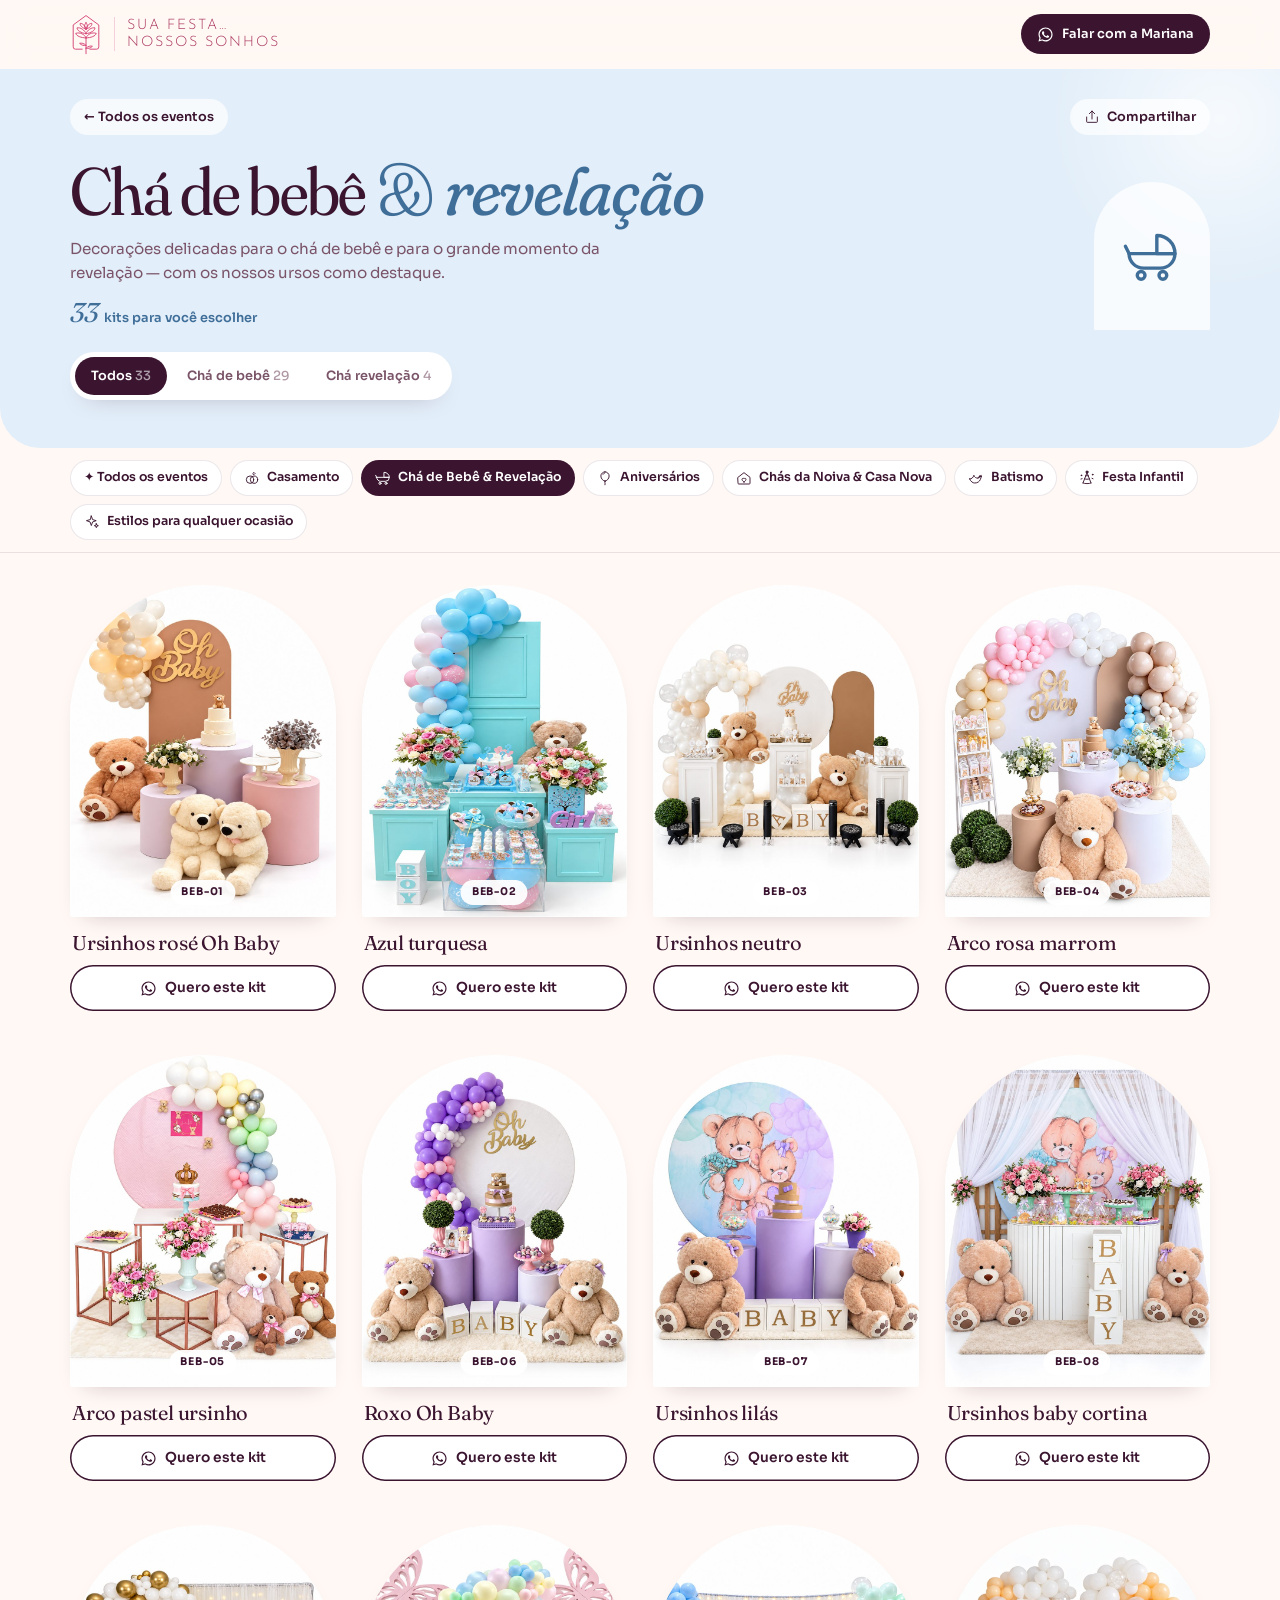
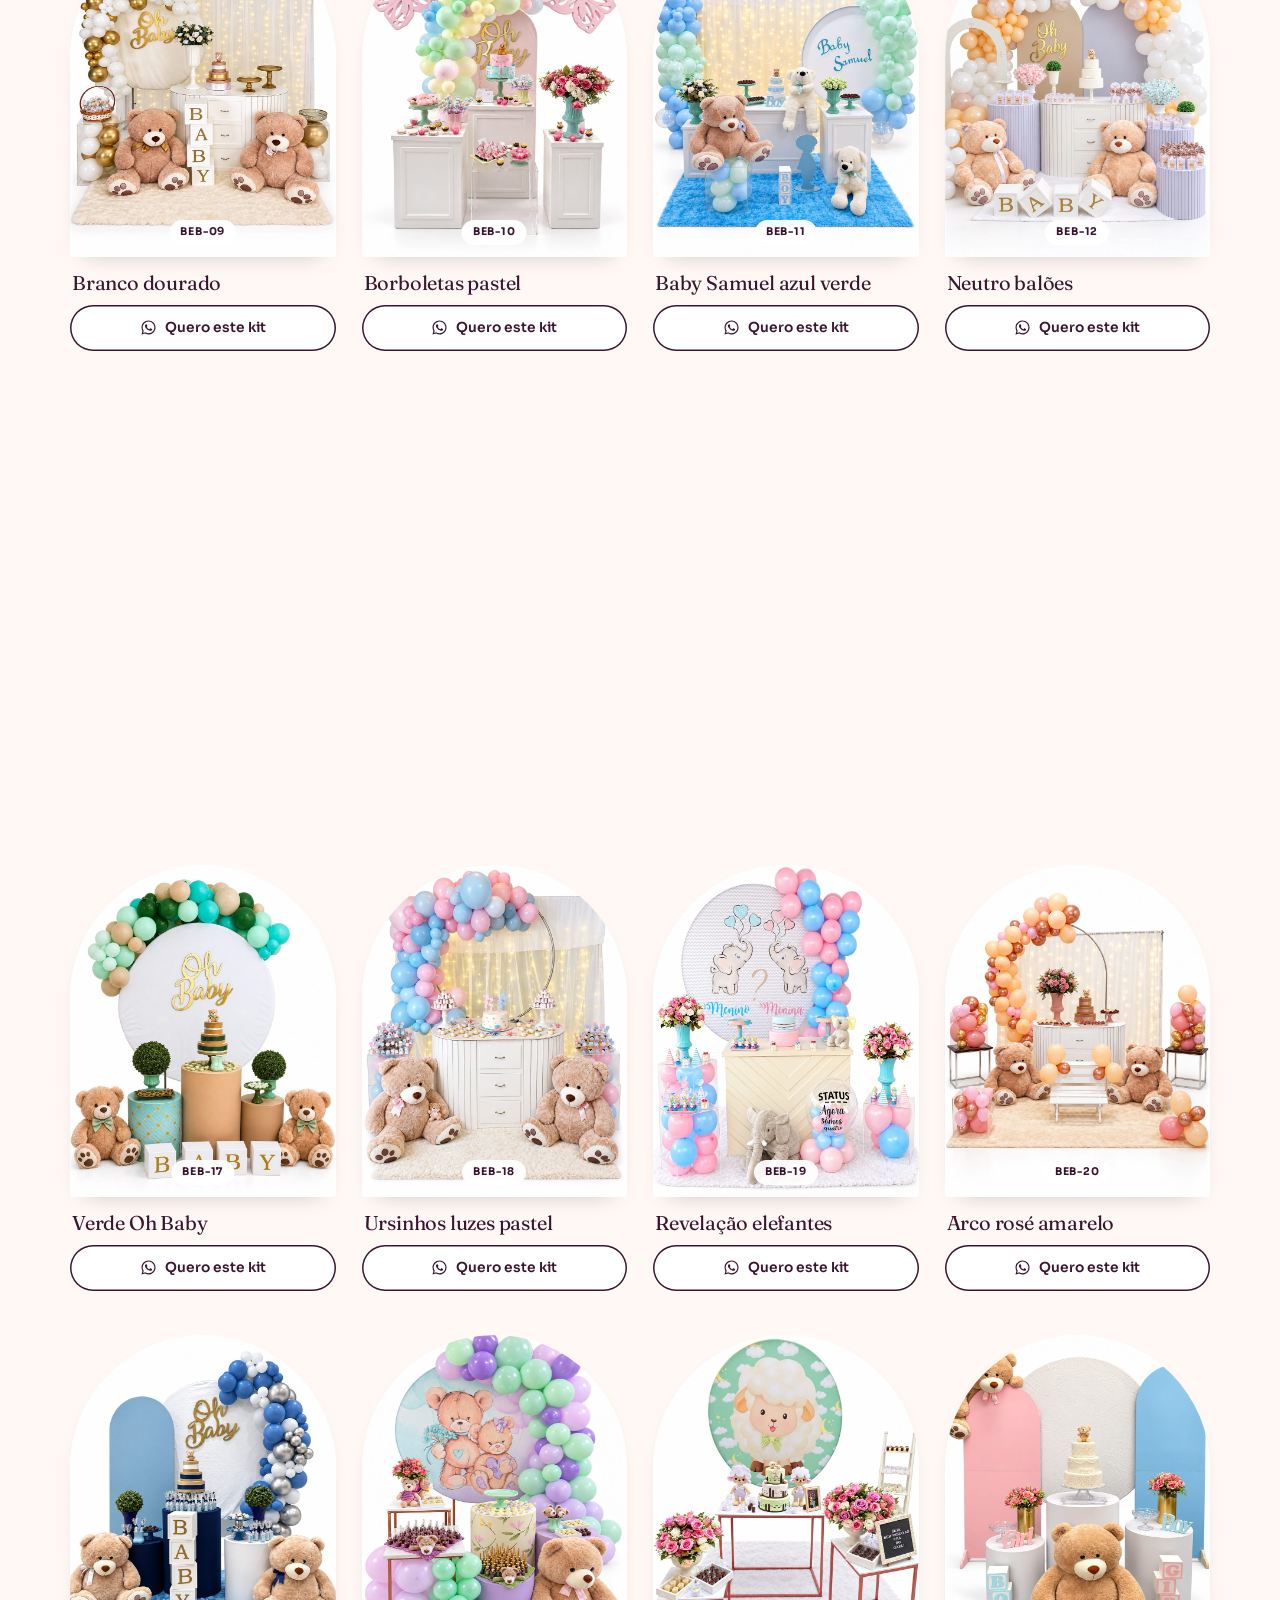
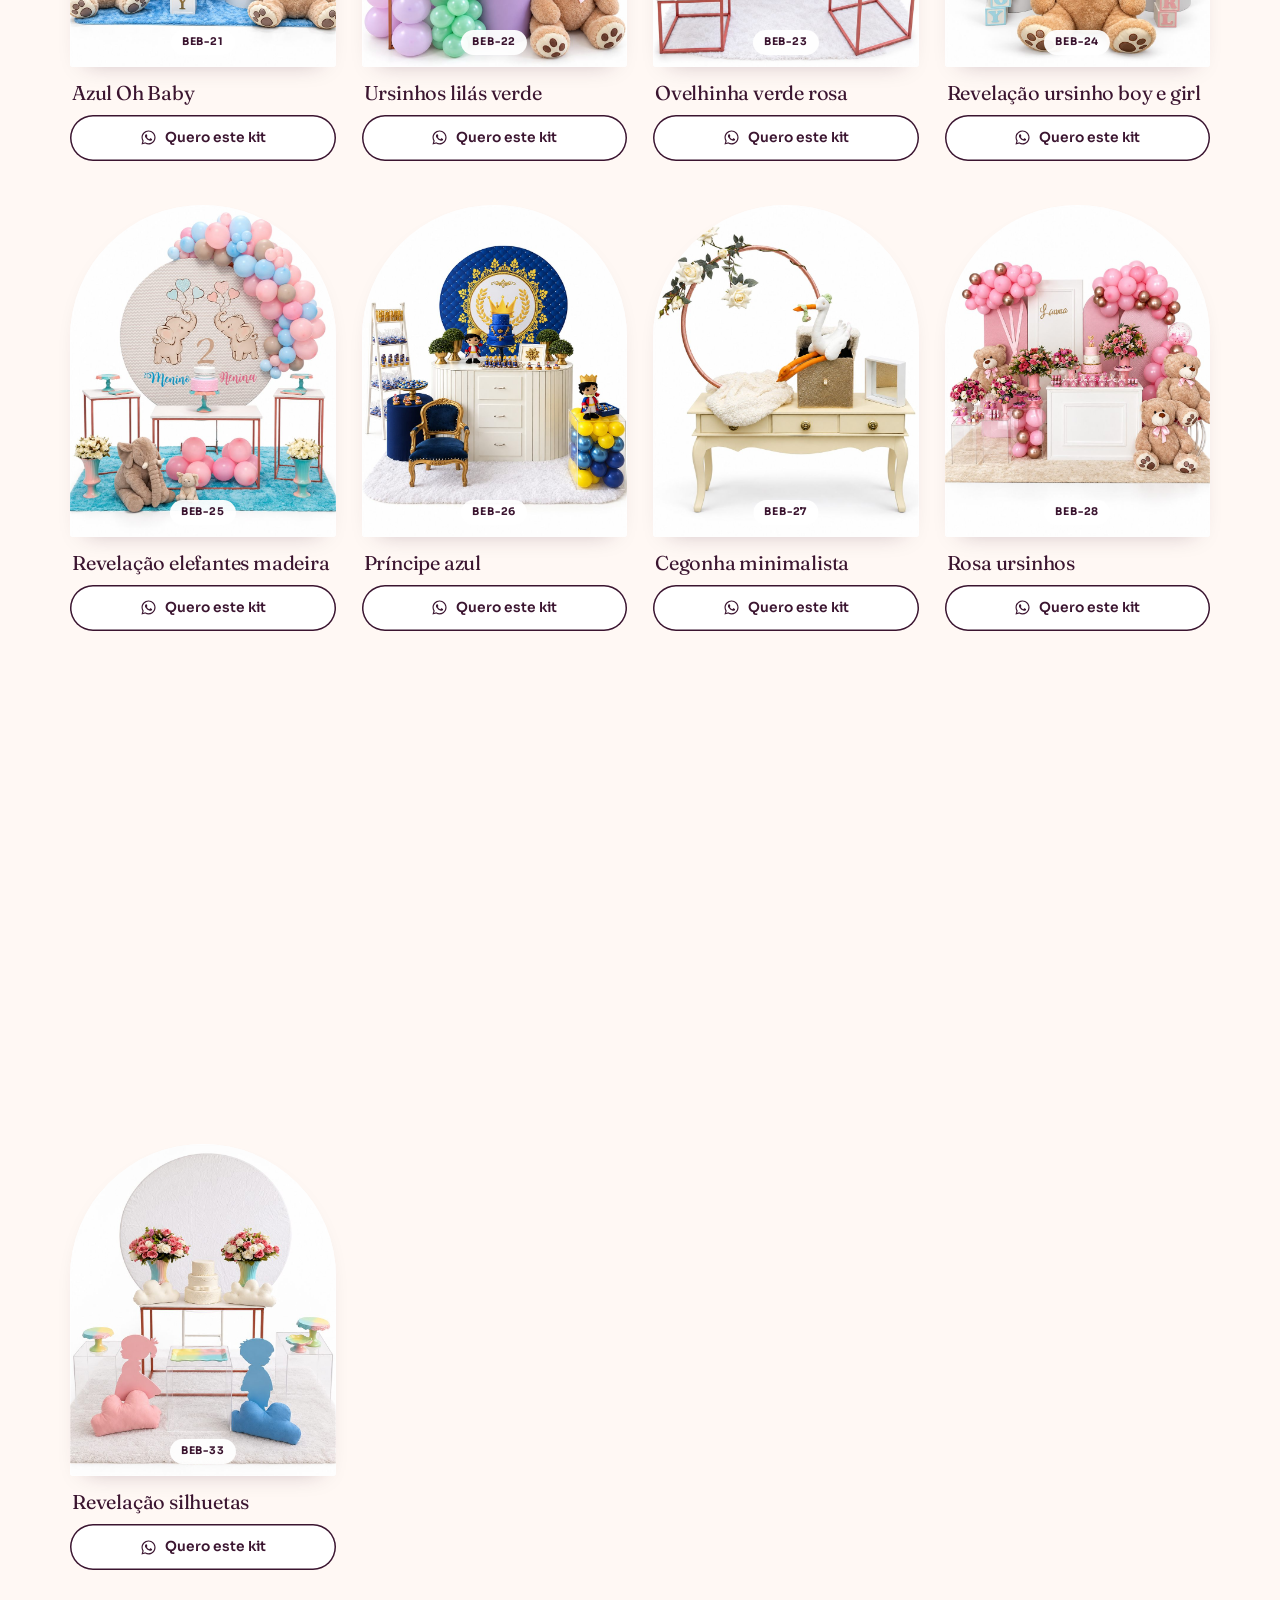
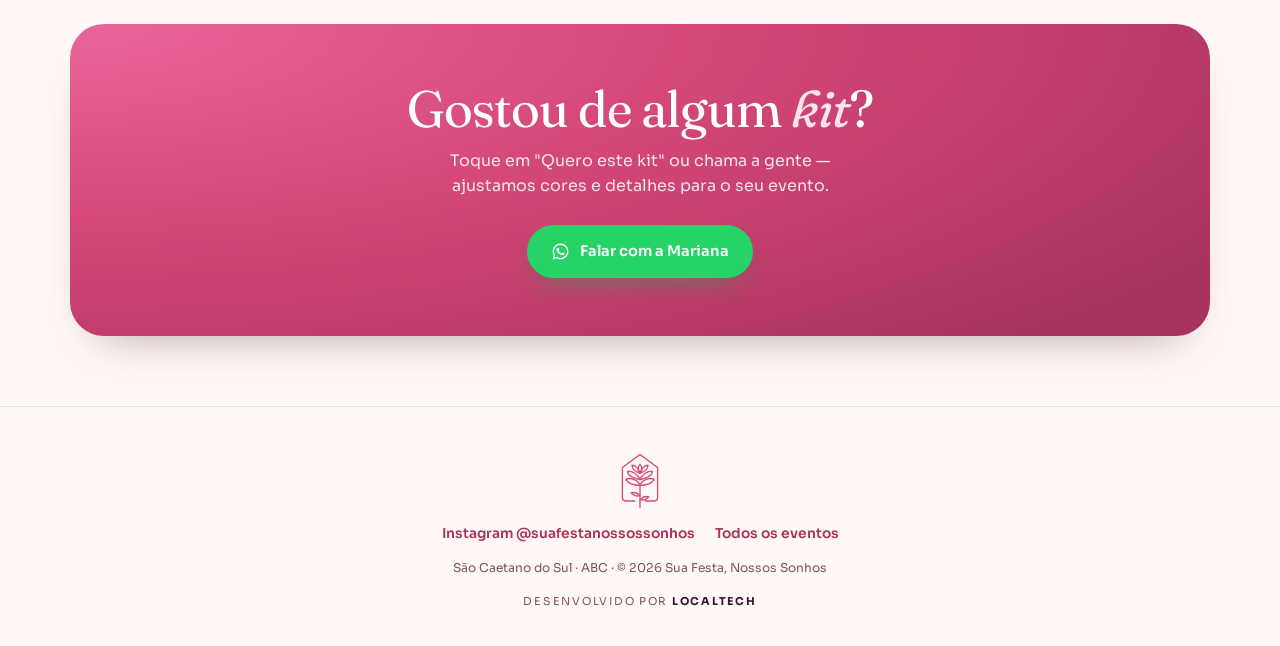
<file: cha-de-bebe/index.html>
<!DOCTYPE html>
<html lang="pt-BR">
<head>
<meta charset="utf-8">
<meta name="viewport" content="width=device-width, initial-scale=1">
<title>Chá de Bebê e Revelação | Sua Festa, Nossos Sonhos</title>
<meta name="description" content="Kits de chá de bebê e chá revelação para retirar e montar. Escolha o seu e fale com a gente.">
<meta property="og:type" content="website">
<meta property="og:title" content="Chá de Bebê e Revelação · Sua Festa, Nossos Sonhos">
<meta property="og:description" content="Kits de chá de bebê e chá revelação para retirar e montar. Escolha o seu e fale com a gente.">
<link rel="canonical" href="https://www.suafestanossossonhos.com/cha-de-bebe/">
<meta property="og:url" content="https://www.suafestanossossonhos.com/cha-de-bebe/">
<meta property="og:site_name" content="Sua Festa, Nossos Sonhos">
<meta property="og:locale" content="pt_BR">
<meta property="og:image" content="https://www.suafestanossossonhos.com/assets/img/og/og-cha-de-bebe.jpg">
<meta property="og:image:width" content="1200">
<meta property="og:image:height" content="630">
<meta property="og:image:alt" content="Kits de decoração da Sua Festa, Nossos Sonhos">
<meta name="twitter:card" content="summary_large_image">
<link rel="icon" type="image/png" sizes="512x512" href="../assets/img/icone-512.png">
<link rel="apple-touch-icon" href="../assets/img/icone-512.png">
<meta name="theme-color" content="#FFF8F4">
<link rel="icon" type="image/svg+xml" href="../assets/img/logo-icone.svg">
<link rel="preconnect" href="https://fonts.googleapis.com">
<link rel="preconnect" href="https://fonts.gstatic.com" crossorigin>
<link rel="stylesheet" href="https://fonts.googleapis.com/css2?family=Fraunces:ital,opsz,wght,SOFT,WONK@0,9..144,300..600,0..100,0..1;1,9..144,300..600,0..100,0..1&family=Sora:wght@400;500;600;700&family=Josefin+Sans:wght@300&display=swap">
<link rel="stylesheet" href="../assets/styles.css">
</head>
<body data-page="categoria" data-cat="cha-de-bebe" data-base="../">

<header class="site-header">
  <div class="container">
    <a class="brand" href="../" aria-label="Sua Festa, Nossos Sonhos — todos os eventos">
      <img class="brand__logo" src="../assets/img/logo-icone.svg" alt="" width="32" height="42">
      <span class="brand__text"><span class="brand__name">Sua Festa…</span><span class="brand__name">Nossos Sonhos</span></span>
    </a>
    <a class="header-cta" data-wa="geral" href="#" target="_blank" rel="noopener"><span>Falar com a Mariana</span></a>
  </div>
</header>

<main>
  <section class="cat-hero">
    <div class="container">
      <div class="crumbs">
        <a class="back" href="../">← Todos os eventos</a>
        <button type="button" class="share" id="share">Compartilhar</button>
      </div>
      <div class="cat-hero__row">
        <div>
          <h1>Chá de bebê <em><span class="amp">&amp;</span> revelação</em></h1>
          <p>Decorações delicadas para o chá de bebê e para o grande momento da revelação — com os nossos ursos como destaque.</p>
          <div class="cat-hero__meta" id="cat-count"></div>
        </div>
        <span class="cat-hero__icon" id="cat-icon" aria-hidden="true"></span>
      </div>
      <div class="filters" id="filters" role="group" aria-label="Filtrar kits" hidden></div>
    </div>
  </section>

  <nav class="catnav" aria-label="Outros tipos de evento">
    <div class="container"><div class="chips" id="chips"></div></div>
  </nav>

  <section>
    <div class="container">
      <div class="kits" id="kits"></div>
      <div class="cta reveal" style="margin-top:40px">
        <h2>Gostou de algum <em>kit</em>?</h2>
        <p>Toque em "Quero este kit" ou chama a gente — ajustamos cores e detalhes para o seu evento.</p>
        <a class="btn btn--wa" data-wa="geral" href="#" target="_blank" rel="noopener">Falar com a Mariana</a>
      </div>
    </div>
  </section>
</main>

<footer class="site-footer">
  <div class="container">
    <img class="footer-logo" src="../assets/img/logo-icone.svg" alt="Sua Festa, Nossos Sonhos" width="45" height="58">
    <div class="footer-links"><a data-insta href="#" target="_blank" rel="noopener">Instagram @suafestanossossonhos</a><a href="../">Todos os eventos</a></div>
    <span class="footer-small"><span data-cidade></span> · © <span data-ano></span> Sua Festa, Nossos Sonhos</span>
    <span class="credit">Desenvolvido por <a href="https://www.localtechbr.com/" target="_blank" rel="noopener">LocalTECH</a></span>
  </div>
</footer>

<div class="helpbar"><p><b>Ficou com dúvida?</b>A Mariana te ajuda a escolher.</p><a href="#" target="_blank" rel="noopener">Chamar</a></div>

<div class="lightbox" id="lightbox" hidden>
  <button type="button" class="lb-btn lb-close" aria-label="Fechar">×</button>
  <div class="lb-stage">
    <button type="button" class="lb-btn lb-prev" aria-label="Foto anterior">‹</button>
    <img alt="">
    <button type="button" class="lb-btn lb-next" aria-label="Próxima foto">›</button>
  </div>
  <div class="lb-bar"><h2 class="lb-title"></h2><a class="btn btn--wa lb-want" href="#" target="_blank" rel="noopener">Quero este kit</a></div>
</div>

<script src="../assets/kits.js"></script>
<script src="../assets/app.js"></script>
</body>
</html>
</file>
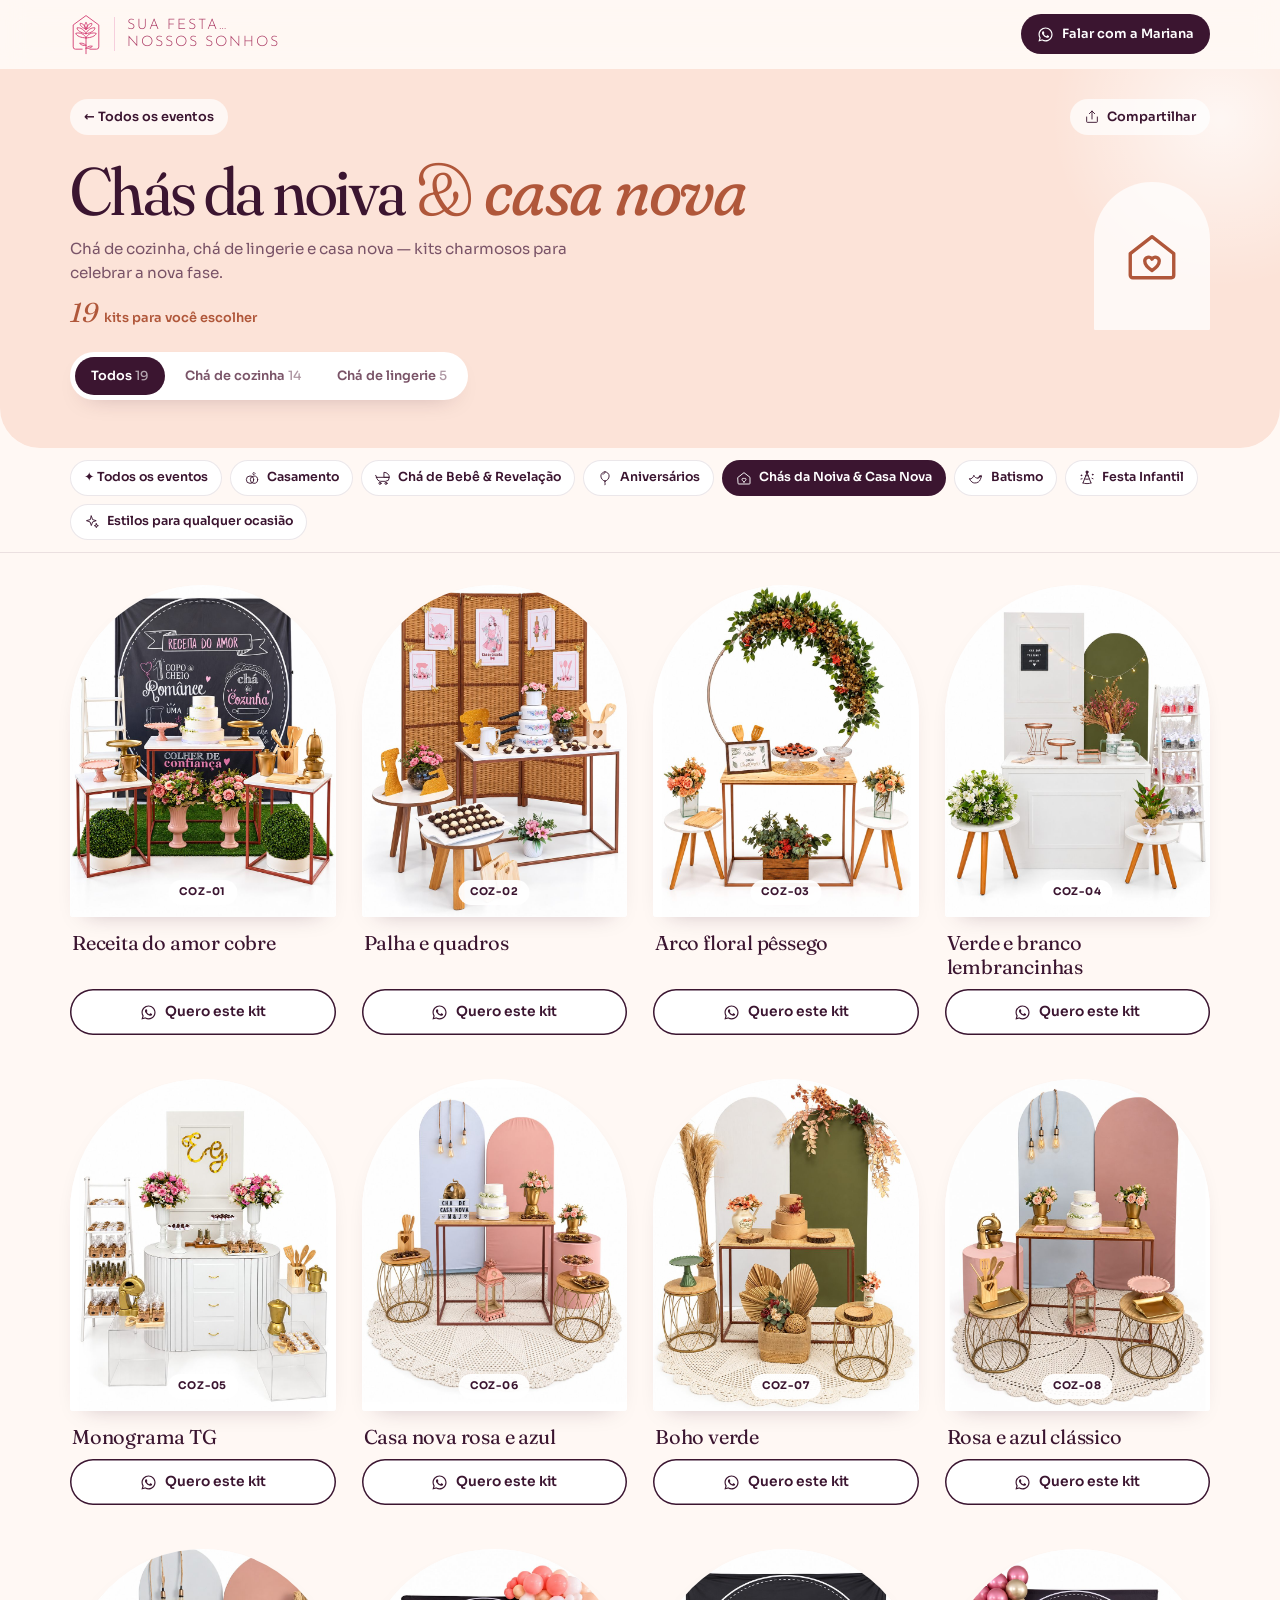
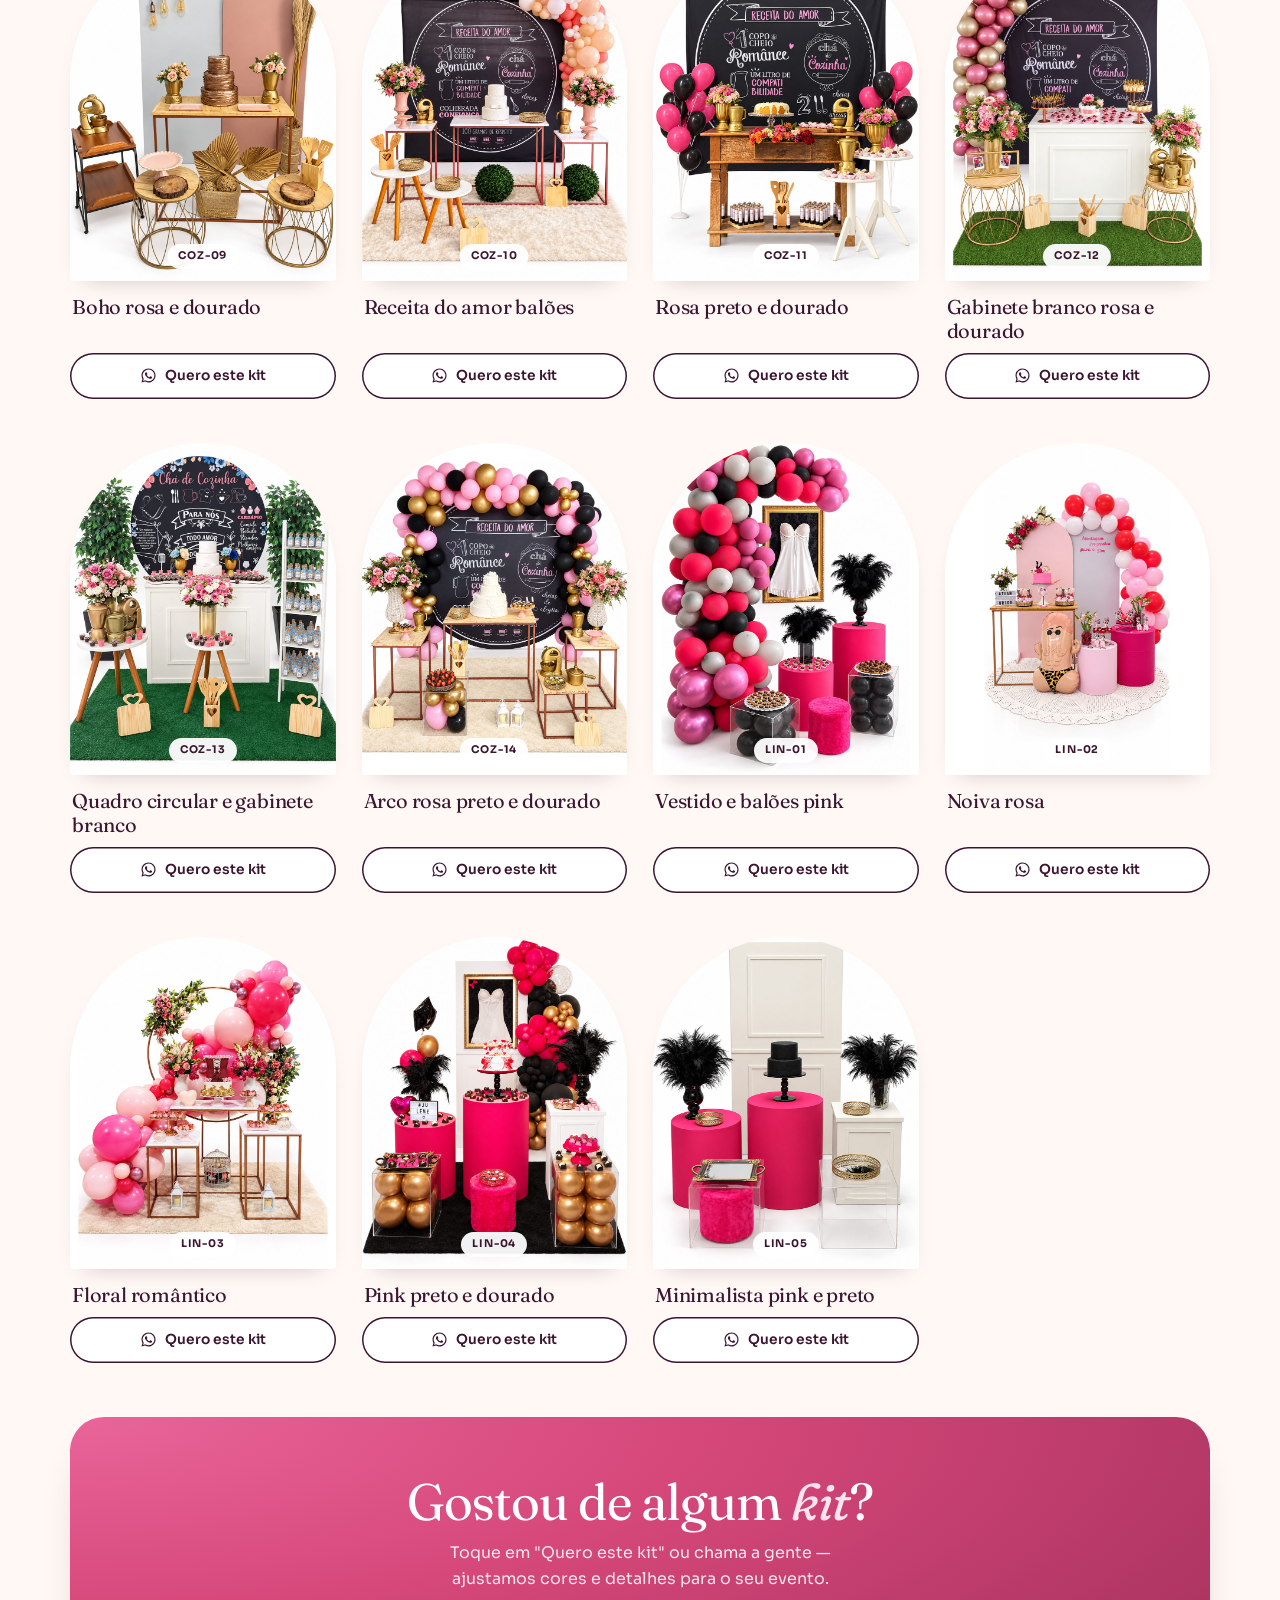
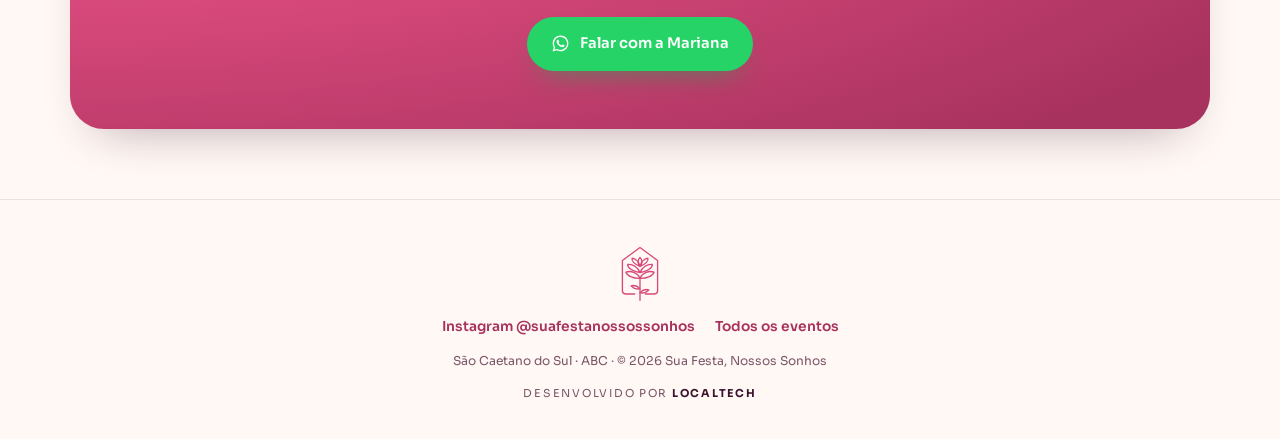
<file: chas-da-noiva/index.html>
<!DOCTYPE html>
<html lang="pt-BR">
<head>
<meta charset="utf-8">
<meta name="viewport" content="width=device-width, initial-scale=1">
<title>Chás da Noiva e Casa Nova | Sua Festa, Nossos Sonhos</title>
<meta name="description" content="Kits de chá de cozinha, chá de lingerie e casa nova para retirar e montar.">
<meta property="og:type" content="website">
<meta property="og:title" content="Chás da Noiva e Casa Nova · Sua Festa, Nossos Sonhos">
<meta property="og:description" content="Kits de chá de cozinha, chá de lingerie e casa nova para retirar e montar.">
<link rel="canonical" href="https://www.suafestanossossonhos.com/chas-da-noiva/">
<meta property="og:url" content="https://www.suafestanossossonhos.com/chas-da-noiva/">
<meta property="og:site_name" content="Sua Festa, Nossos Sonhos">
<meta property="og:locale" content="pt_BR">
<meta property="og:image" content="https://www.suafestanossossonhos.com/assets/img/og/og-chas-da-noiva.jpg">
<meta property="og:image:width" content="1200">
<meta property="og:image:height" content="630">
<meta property="og:image:alt" content="Kits de decoração da Sua Festa, Nossos Sonhos">
<meta name="twitter:card" content="summary_large_image">
<link rel="icon" type="image/png" sizes="512x512" href="../assets/img/icone-512.png">
<link rel="apple-touch-icon" href="../assets/img/icone-512.png">
<meta name="theme-color" content="#FFF8F4">
<link rel="icon" type="image/svg+xml" href="../assets/img/logo-icone.svg">
<link rel="preconnect" href="https://fonts.googleapis.com">
<link rel="preconnect" href="https://fonts.gstatic.com" crossorigin>
<link rel="stylesheet" href="https://fonts.googleapis.com/css2?family=Fraunces:ital,opsz,wght,SOFT,WONK@0,9..144,300..600,0..100,0..1;1,9..144,300..600,0..100,0..1&family=Sora:wght@400;500;600;700&family=Josefin+Sans:wght@300&display=swap">
<link rel="stylesheet" href="../assets/styles.css">
</head>
<body data-page="categoria" data-cat="chas-da-noiva" data-base="../">

<header class="site-header">
  <div class="container">
    <a class="brand" href="../" aria-label="Sua Festa, Nossos Sonhos — todos os eventos">
      <img class="brand__logo" src="../assets/img/logo-icone.svg" alt="" width="32" height="42">
      <span class="brand__text"><span class="brand__name">Sua Festa…</span><span class="brand__name">Nossos Sonhos</span></span>
    </a>
    <a class="header-cta" data-wa="geral" href="#" target="_blank" rel="noopener"><span>Falar com a Mariana</span></a>
  </div>
</header>

<main>
  <section class="cat-hero">
    <div class="container">
      <div class="crumbs">
        <a class="back" href="../">← Todos os eventos</a>
        <button type="button" class="share" id="share">Compartilhar</button>
      </div>
      <div class="cat-hero__row">
        <div>
          <h1>Chás da noiva <em><span class="amp">&amp;</span> casa nova</em></h1>
          <p>Chá de cozinha, chá de lingerie e casa nova — kits charmosos para celebrar a nova fase.</p>
          <div class="cat-hero__meta" id="cat-count"></div>
        </div>
        <span class="cat-hero__icon" id="cat-icon" aria-hidden="true"></span>
      </div>
      <div class="filters" id="filters" role="group" aria-label="Filtrar kits" hidden></div>
    </div>
  </section>

  <nav class="catnav" aria-label="Outros tipos de evento">
    <div class="container"><div class="chips" id="chips"></div></div>
  </nav>

  <section>
    <div class="container">
      <div class="kits" id="kits"></div>
      <div class="cta reveal" style="margin-top:40px">
        <h2>Gostou de algum <em>kit</em>?</h2>
        <p>Toque em "Quero este kit" ou chama a gente — ajustamos cores e detalhes para o seu evento.</p>
        <a class="btn btn--wa" data-wa="geral" href="#" target="_blank" rel="noopener">Falar com a Mariana</a>
      </div>
    </div>
  </section>
</main>

<footer class="site-footer">
  <div class="container">
    <img class="footer-logo" src="../assets/img/logo-icone.svg" alt="Sua Festa, Nossos Sonhos" width="45" height="58">
    <div class="footer-links"><a data-insta href="#" target="_blank" rel="noopener">Instagram @suafestanossossonhos</a><a href="../">Todos os eventos</a></div>
    <span class="footer-small"><span data-cidade></span> · © <span data-ano></span> Sua Festa, Nossos Sonhos</span>
    <span class="credit">Desenvolvido por <a href="https://www.localtechbr.com/" target="_blank" rel="noopener">LocalTECH</a></span>
  </div>
</footer>

<div class="helpbar"><p><b>Ficou com dúvida?</b>A Mariana te ajuda a escolher.</p><a href="#" target="_blank" rel="noopener">Chamar</a></div>

<div class="lightbox" id="lightbox" hidden>
  <button type="button" class="lb-btn lb-close" aria-label="Fechar">×</button>
  <div class="lb-stage">
    <button type="button" class="lb-btn lb-prev" aria-label="Foto anterior">‹</button>
    <img alt="">
    <button type="button" class="lb-btn lb-next" aria-label="Próxima foto">›</button>
  </div>
  <div class="lb-bar"><h2 class="lb-title"></h2><a class="btn btn--wa lb-want" href="#" target="_blank" rel="noopener">Quero este kit</a></div>
</div>

<script src="../assets/kits.js"></script>
<script src="../assets/app.js"></script>
</body>
</html>
</file>
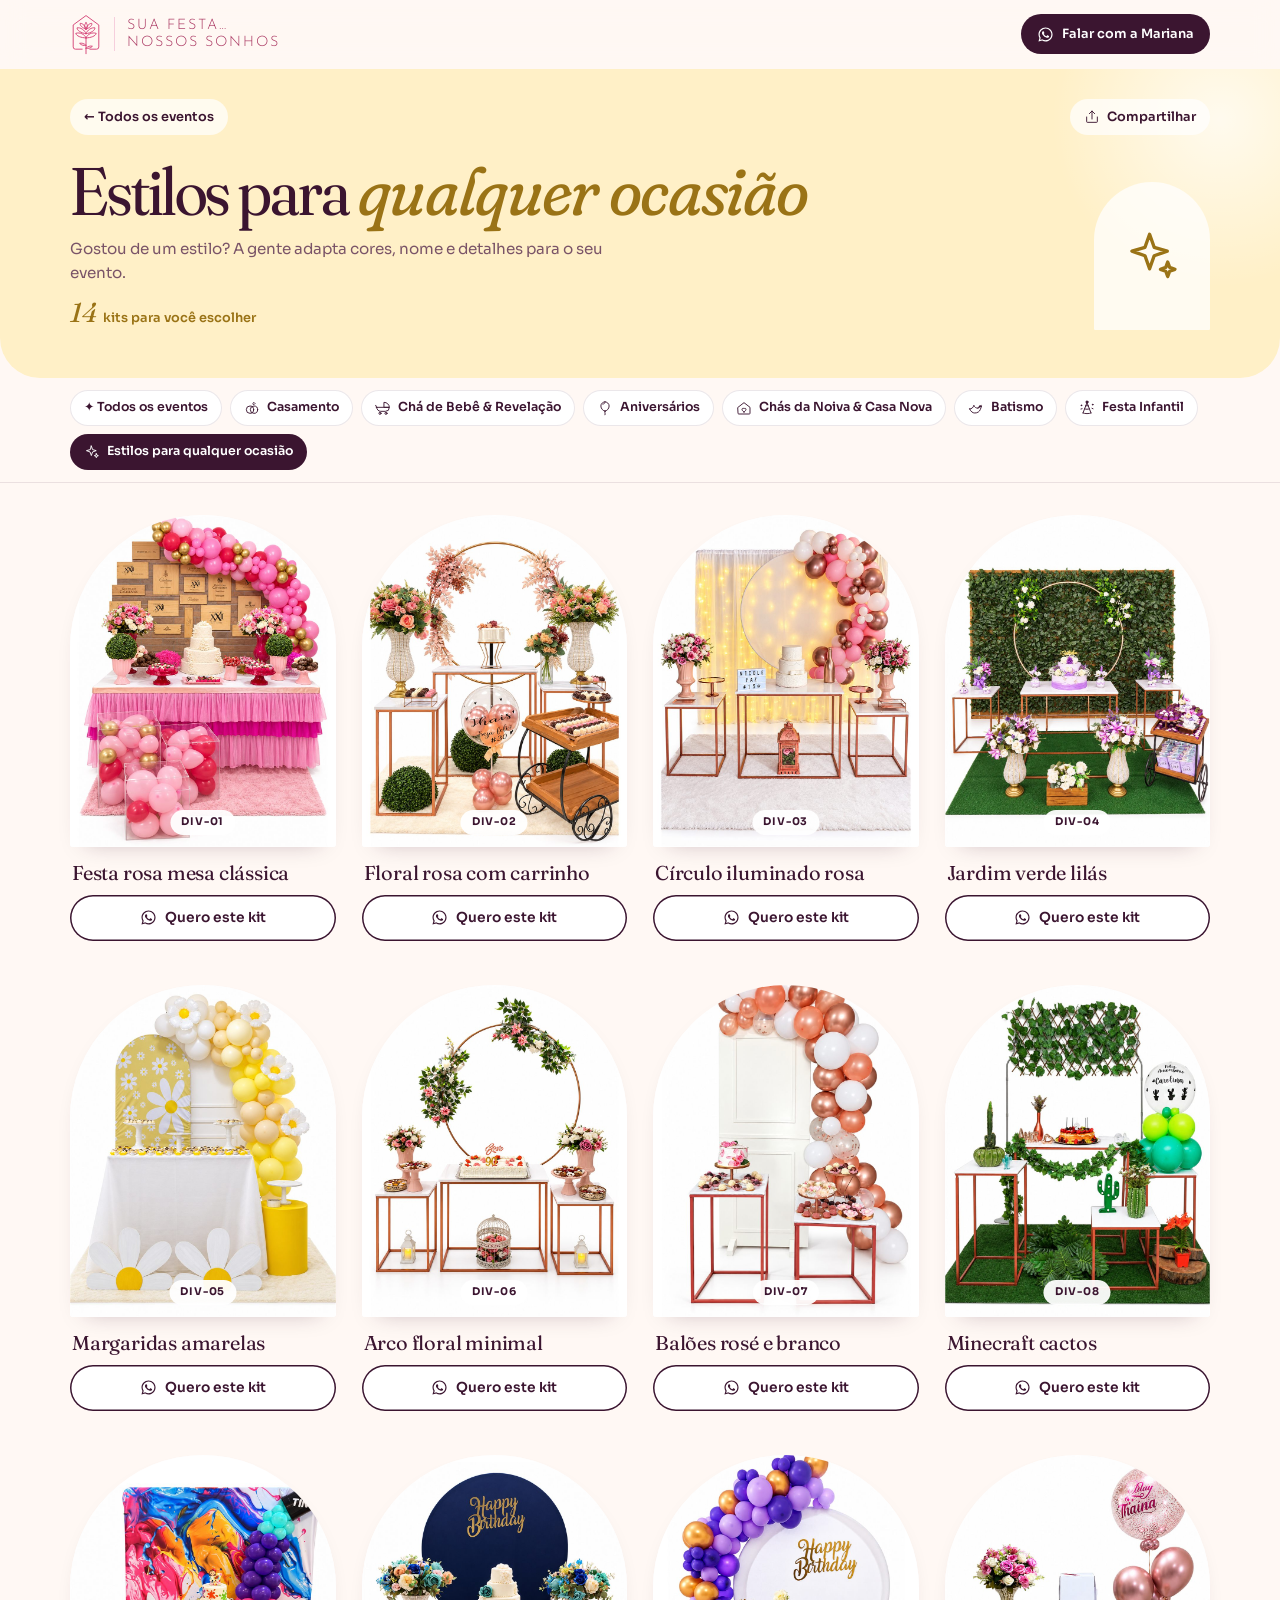
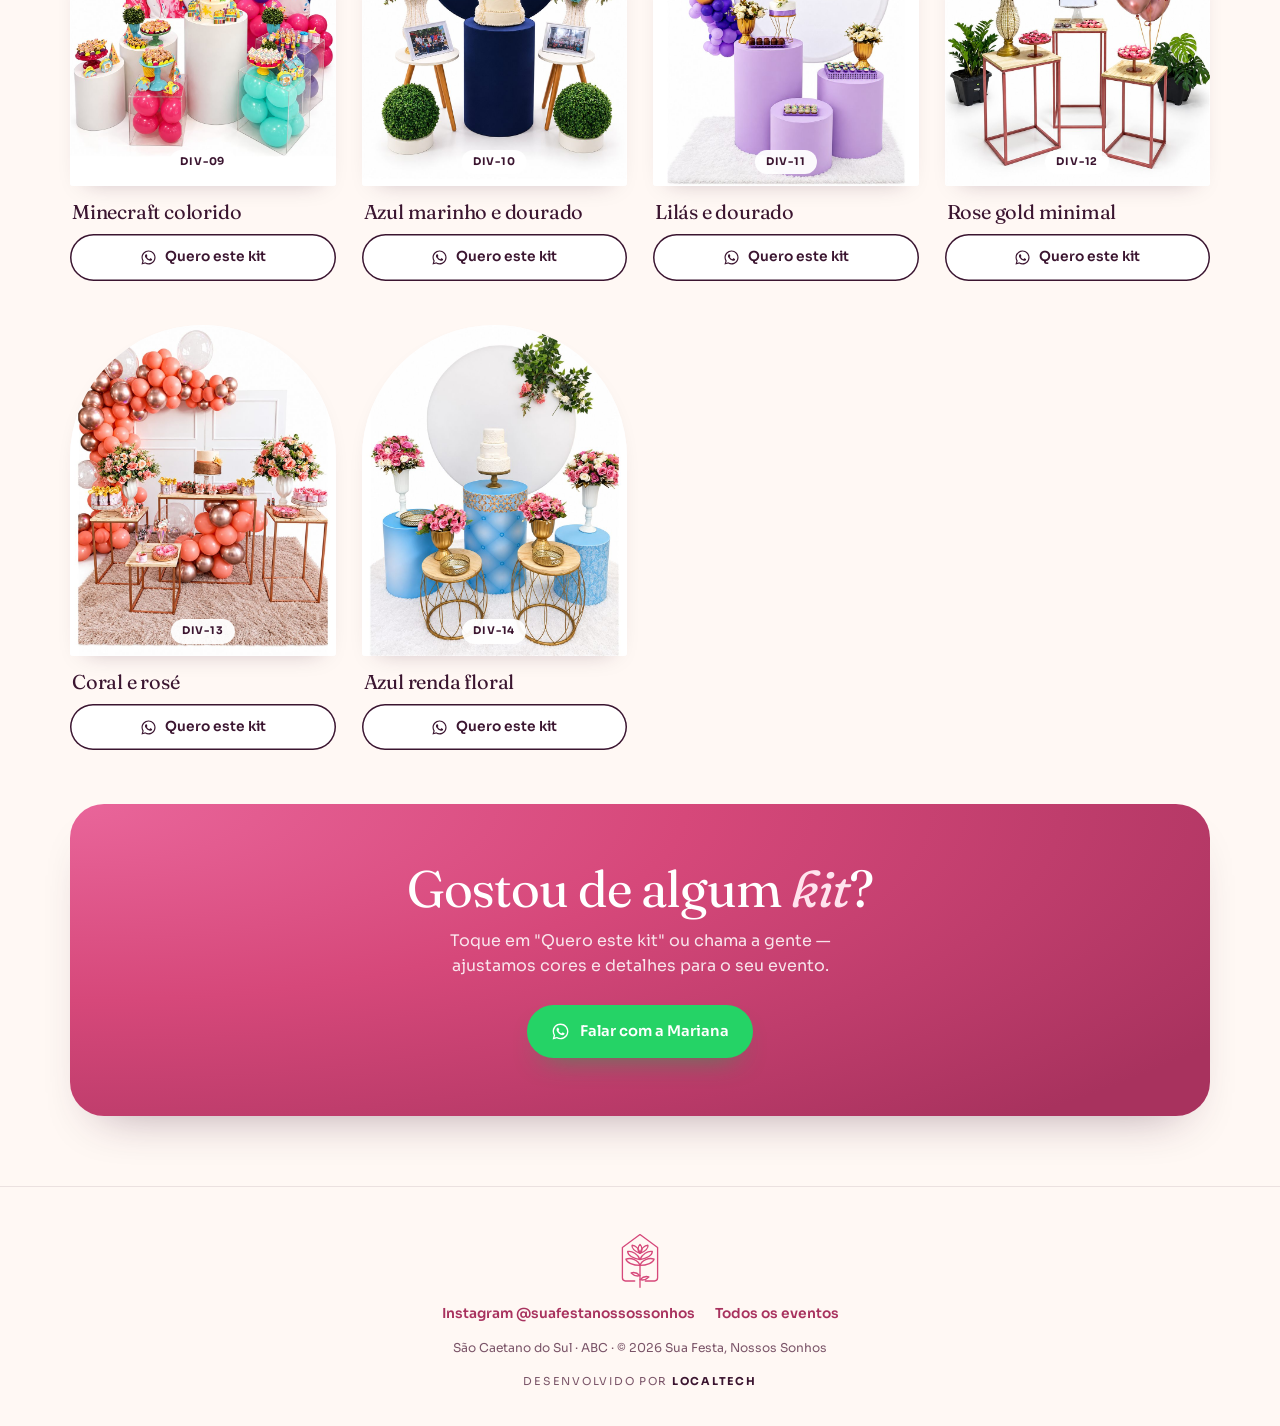
<file: diversos/index.html>
<!DOCTYPE html>
<html lang="pt-BR">
<head>
<meta charset="utf-8">
<meta name="viewport" content="width=device-width, initial-scale=1">
<title>Estilos para qualquer ocasião | Sua Festa, Nossos Sonhos</title>
<meta name="description" content="Estilos de decoração que adaptamos para qualquer ocasião. Escolha o seu e fale com a gente.">
<meta property="og:type" content="website">
<meta property="og:title" content="Estilos para qualquer ocasião · Sua Festa, Nossos Sonhos">
<meta property="og:description" content="Estilos de decoração que adaptamos para qualquer ocasião. Escolha o seu e fale com a gente.">
<link rel="canonical" href="https://www.suafestanossossonhos.com/diversos/">
<meta property="og:url" content="https://www.suafestanossossonhos.com/diversos/">
<meta property="og:site_name" content="Sua Festa, Nossos Sonhos">
<meta property="og:locale" content="pt_BR">
<meta property="og:image" content="https://www.suafestanossossonhos.com/assets/img/og/og-diversos.jpg">
<meta property="og:image:width" content="1200">
<meta property="og:image:height" content="630">
<meta property="og:image:alt" content="Kits de decoração da Sua Festa, Nossos Sonhos">
<meta name="twitter:card" content="summary_large_image">
<link rel="icon" type="image/png" sizes="512x512" href="../assets/img/icone-512.png">
<link rel="apple-touch-icon" href="../assets/img/icone-512.png">
<meta name="theme-color" content="#FFF8F4">
<link rel="icon" type="image/svg+xml" href="../assets/img/logo-icone.svg">
<link rel="preconnect" href="https://fonts.googleapis.com">
<link rel="preconnect" href="https://fonts.gstatic.com" crossorigin>
<link rel="stylesheet" href="https://fonts.googleapis.com/css2?family=Fraunces:ital,opsz,wght,SOFT,WONK@0,9..144,300..600,0..100,0..1;1,9..144,300..600,0..100,0..1&family=Sora:wght@400;500;600;700&family=Josefin+Sans:wght@300&display=swap">
<link rel="stylesheet" href="../assets/styles.css">
</head>
<body data-page="categoria" data-cat="diversos" data-base="../">

<header class="site-header">
  <div class="container">
    <a class="brand" href="../" aria-label="Sua Festa, Nossos Sonhos — todos os eventos">
      <img class="brand__logo" src="../assets/img/logo-icone.svg" alt="" width="32" height="42">
      <span class="brand__text"><span class="brand__name">Sua Festa…</span><span class="brand__name">Nossos Sonhos</span></span>
    </a>
    <a class="header-cta" data-wa="geral" href="#" target="_blank" rel="noopener"><span>Falar com a Mariana</span></a>
  </div>
</header>

<main>
  <section class="cat-hero">
    <div class="container">
      <div class="crumbs">
        <a class="back" href="../">← Todos os eventos</a>
        <button type="button" class="share" id="share">Compartilhar</button>
      </div>
      <div class="cat-hero__row">
        <div>
          <h1>Estilos para <em>qualquer ocasião</em></h1>
          <p>Gostou de um estilo? A gente adapta cores, nome e detalhes para o seu evento.</p>
          <div class="cat-hero__meta" id="cat-count"></div>
        </div>
        <span class="cat-hero__icon" id="cat-icon" aria-hidden="true"></span>
      </div>
      <div class="filters" id="filters" role="group" aria-label="Filtrar kits" hidden></div>
    </div>
  </section>

  <nav class="catnav" aria-label="Outros tipos de evento">
    <div class="container"><div class="chips" id="chips"></div></div>
  </nav>

  <section>
    <div class="container">
      <div class="kits" id="kits"></div>
      <div class="cta reveal" style="margin-top:40px">
        <h2>Gostou de algum <em>kit</em>?</h2>
        <p>Toque em "Quero este kit" ou chama a gente — ajustamos cores e detalhes para o seu evento.</p>
        <a class="btn btn--wa" data-wa="geral" href="#" target="_blank" rel="noopener">Falar com a Mariana</a>
      </div>
    </div>
  </section>
</main>

<footer class="site-footer">
  <div class="container">
    <img class="footer-logo" src="../assets/img/logo-icone.svg" alt="Sua Festa, Nossos Sonhos" width="45" height="58">
    <div class="footer-links"><a data-insta href="#" target="_blank" rel="noopener">Instagram @suafestanossossonhos</a><a href="../">Todos os eventos</a></div>
    <span class="footer-small"><span data-cidade></span> · © <span data-ano></span> Sua Festa, Nossos Sonhos</span>
    <span class="credit">Desenvolvido por <a href="https://www.localtechbr.com/" target="_blank" rel="noopener">LocalTECH</a></span>
  </div>
</footer>

<div class="helpbar"><p><b>Ficou com dúvida?</b>A Mariana te ajuda a escolher.</p><a href="#" target="_blank" rel="noopener">Chamar</a></div>

<div class="lightbox" id="lightbox" hidden>
  <button type="button" class="lb-btn lb-close" aria-label="Fechar">×</button>
  <div class="lb-stage">
    <button type="button" class="lb-btn lb-prev" aria-label="Foto anterior">‹</button>
    <img alt="">
    <button type="button" class="lb-btn lb-next" aria-label="Próxima foto">›</button>
  </div>
  <div class="lb-bar"><h2 class="lb-title"></h2><a class="btn btn--wa lb-want" href="#" target="_blank" rel="noopener">Quero este kit</a></div>
</div>

<script src="../assets/kits.js"></script>
<script src="../assets/app.js"></script>
</body>
</html>
</file>
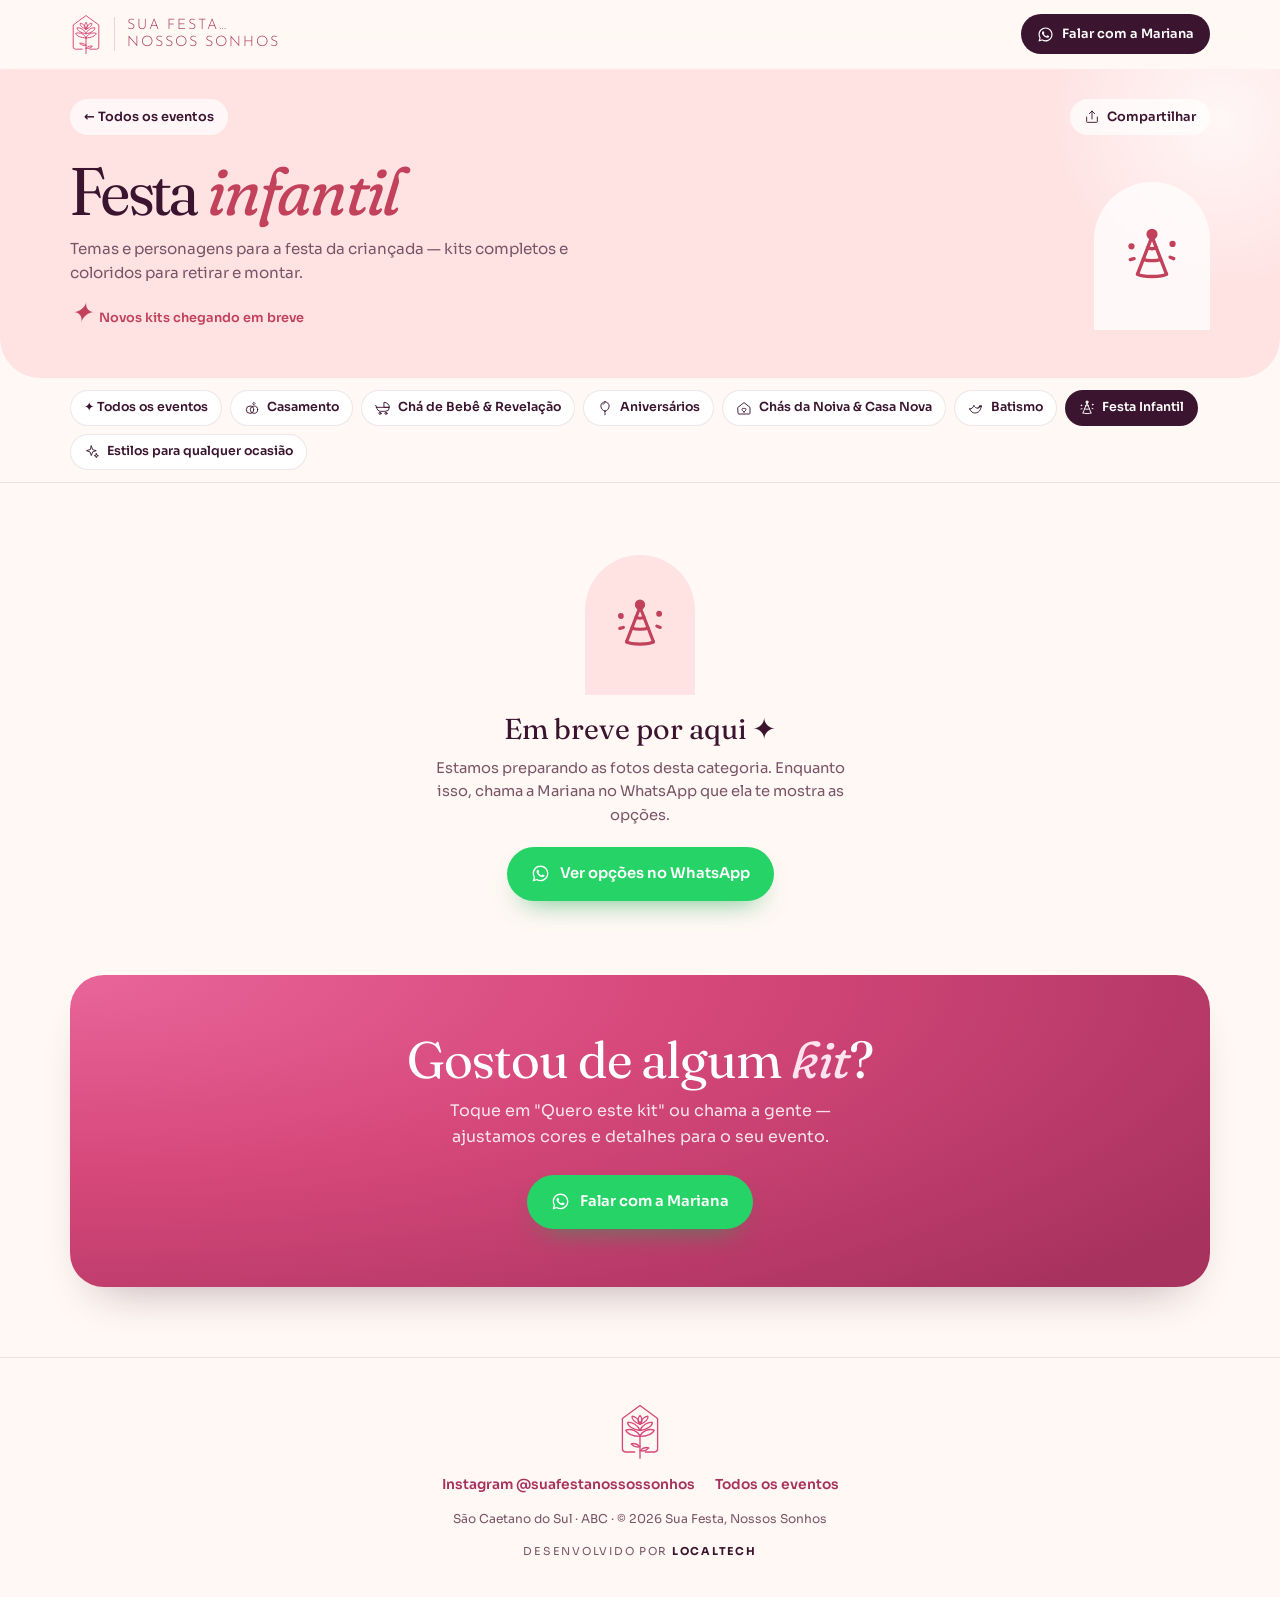
<file: infantil/index.html>
<!DOCTYPE html>
<html lang="pt-BR">
<head>
<meta charset="utf-8">
<meta name="viewport" content="width=device-width, initial-scale=1">
<title>Festa Infantil | Sua Festa, Nossos Sonhos</title>
<meta name="description" content="Kits de festa infantil com temas e personagens para retirar e montar. Fale com a gente.">
<meta property="og:type" content="website">
<meta property="og:title" content="Festa Infantil · Sua Festa, Nossos Sonhos">
<meta property="og:description" content="Kits de festa infantil com temas e personagens para retirar e montar. Fale com a gente.">
<link rel="canonical" href="https://www.suafestanossossonhos.com/infantil/">
<meta property="og:url" content="https://www.suafestanossossonhos.com/infantil/">
<meta property="og:site_name" content="Sua Festa, Nossos Sonhos">
<meta property="og:locale" content="pt_BR">
<meta property="og:image" content="https://www.suafestanossossonhos.com/assets/img/og/og-home.jpg">
<meta property="og:image:width" content="1200">
<meta property="og:image:height" content="630">
<meta property="og:image:alt" content="Kits de decoração da Sua Festa, Nossos Sonhos">
<meta name="twitter:card" content="summary_large_image">
<link rel="icon" type="image/png" sizes="512x512" href="../assets/img/icone-512.png">
<link rel="apple-touch-icon" href="../assets/img/icone-512.png">
<meta name="theme-color" content="#FFF8F4">
<link rel="icon" type="image/svg+xml" href="../assets/img/logo-icone.svg">
<link rel="preconnect" href="https://fonts.googleapis.com">
<link rel="preconnect" href="https://fonts.gstatic.com" crossorigin>
<link rel="stylesheet" href="https://fonts.googleapis.com/css2?family=Fraunces:ital,opsz,wght,SOFT,WONK@0,9..144,300..600,0..100,0..1;1,9..144,300..600,0..100,0..1&family=Sora:wght@400;500;600;700&family=Josefin+Sans:wght@300&display=swap">
<link rel="stylesheet" href="../assets/styles.css">
</head>
<body data-page="categoria" data-cat="infantil" data-base="../">

<header class="site-header">
  <div class="container">
    <a class="brand" href="../" aria-label="Sua Festa, Nossos Sonhos — todos os eventos">
      <img class="brand__logo" src="../assets/img/logo-icone.svg" alt="" width="32" height="42">
      <span class="brand__text"><span class="brand__name">Sua Festa…</span><span class="brand__name">Nossos Sonhos</span></span>
    </a>
    <a class="header-cta" data-wa="geral" href="#" target="_blank" rel="noopener"><span>Falar com a Mariana</span></a>
  </div>
</header>

<main>
  <section class="cat-hero">
    <div class="container">
      <div class="crumbs">
        <a class="back" href="../">← Todos os eventos</a>
        <button type="button" class="share" id="share">Compartilhar</button>
      </div>
      <div class="cat-hero__row">
        <div>
          <h1>Festa <em>infantil</em></h1>
          <p>Temas e personagens para a festa da criançada — kits completos e coloridos para retirar e montar.</p>
          <div class="cat-hero__meta" id="cat-count"></div>
        </div>
        <span class="cat-hero__icon" id="cat-icon" aria-hidden="true"></span>
      </div>
      <div class="filters" id="filters" role="group" aria-label="Filtrar kits" hidden></div>
    </div>
  </section>

  <nav class="catnav" aria-label="Outros tipos de evento">
    <div class="container"><div class="chips" id="chips"></div></div>
  </nav>

  <section>
    <div class="container">
      <div class="kits" id="kits"></div>
      <div class="cta reveal" style="margin-top:40px">
        <h2>Gostou de algum <em>kit</em>?</h2>
        <p>Toque em "Quero este kit" ou chama a gente — ajustamos cores e detalhes para o seu evento.</p>
        <a class="btn btn--wa" data-wa="geral" href="#" target="_blank" rel="noopener">Falar com a Mariana</a>
      </div>
    </div>
  </section>
</main>

<footer class="site-footer">
  <div class="container">
    <img class="footer-logo" src="../assets/img/logo-icone.svg" alt="Sua Festa, Nossos Sonhos" width="45" height="58">
    <div class="footer-links"><a data-insta href="#" target="_blank" rel="noopener">Instagram @suafestanossossonhos</a><a href="../">Todos os eventos</a></div>
    <span class="footer-small"><span data-cidade></span> · © <span data-ano></span> Sua Festa, Nossos Sonhos</span>
    <span class="credit">Desenvolvido por <a href="https://www.localtechbr.com/" target="_blank" rel="noopener">LocalTECH</a></span>
  </div>
</footer>

<div class="helpbar"><p><b>Ficou com dúvida?</b>A Mariana te ajuda a escolher.</p><a href="#" target="_blank" rel="noopener">Chamar</a></div>

<div class="lightbox" id="lightbox" hidden>
  <button type="button" class="lb-btn lb-close" aria-label="Fechar">×</button>
  <div class="lb-stage">
    <button type="button" class="lb-btn lb-prev" aria-label="Foto anterior">‹</button>
    <img alt="">
    <button type="button" class="lb-btn lb-next" aria-label="Próxima foto">›</button>
  </div>
  <div class="lb-bar"><h2 class="lb-title"></h2><a class="btn btn--wa lb-want" href="#" target="_blank" rel="noopener">Quero este kit</a></div>
</div>

<script src="../assets/kits.js"></script>
<script src="../assets/app.js"></script>
</body>
</html>
</file>
<file: assets/styles.css>
/* ============================================================
   Sua Festa, Nossos Sonhos — catálogo de kits
   Direção: "ateliê de festa" — editorial e sofisticado (Fraunces + Sora,
   ameixa, rosa e champanhe), divertido nos detalhes (arcos como os painéis
   de festa, balões, faixa corrida, etiquetas tipo adesivo).
   ============================================================ */
:root {
  --cream: #FFF8F4;
  --paper: #FFFFFF;
  --blush: #FBE3EC;
  --blush-2: #F6CFDD;
  --rose: #D6487A;
  --rose-deep: #A8325E;
  --plum: #3B1530;
  --plum-soft: #7A5468;
  --gold: #C9A063;
  --line: rgba(59, 21, 48, .1);
  --wa: #25D366;
  --wa-deep: #1DA851;
  --tint: #FBE3EC;          /* cor do evento — redefinida por categoria */
  --tint-ink: #A8325E;
  --arch: 999px 999px 22px 22px;
  --r: 22px;
  --shadow: 0 24px 50px -30px rgba(59, 21, 48, .45);
  --shadow-sm: 0 10px 24px -16px rgba(59, 21, 48, .35);
  --ease: cubic-bezier(.22, 1, .36, 1);
  --serif: 'Fraunces', Georgia, serif;
  --sans: 'Sora', system-ui, sans-serif;
}
/* Cor de cada evento */
[data-tint="casamento"]     { --tint: #F4E8D8; --tint-ink: #8A6A3B; }
[data-tint="cha-de-bebe"]   { --tint: #E2EEF9; --tint-ink: #3F6E99; }
[data-tint="aniversarios"]  { --tint: #ECE2F7; --tint-ink: #6E4B9A; }
[data-tint="chas-da-noiva"] { --tint: #FCE3D8; --tint-ink: #B0573A; }
[data-tint="batismo"]       { --tint: #E3F0EC; --tint-ink: #3F7A69; }
[data-tint="infantil"]      { --tint: #FFE3E3; --tint-ink: #C2415B; }
[data-tint="diversos"]      { --tint: #FFF0C7; --tint-ink: #9A7316; }

* { box-sizing: border-box; margin: 0; padding: 0; }
html { -webkit-text-size-adjust: 100%; scroll-behavior: smooth; overflow-x: hidden; }
body { font-family: var(--sans); background: var(--cream); color: var(--plum); line-height: 1.6; -webkit-font-smoothing: antialiased; overflow-x: hidden; }
img { display: block; max-width: 100%; }
a { color: inherit; }
button { font: inherit; color: inherit; }
.container { width: 100%; max-width: 1180px; margin: 0 auto; padding: 0 20px; }
em, .it { font-family: var(--serif); font-style: italic; font-weight: 400; color: var(--rose); font-variation-settings: "SOFT" 100, "WONK" 1; }

/* ── Header ── */
.site-header { position: sticky; top: 0; z-index: 60; background: rgba(255, 248, 244, .86); -webkit-backdrop-filter: saturate(1.4) blur(12px); backdrop-filter: saturate(1.4) blur(12px); border-bottom: 1px solid transparent; transition: border-color .3s, box-shadow .3s; }
.site-header.is-scrolled { border-color: var(--line); box-shadow: 0 8px 24px -20px rgba(59, 21, 48, .5); }
.site-header .container { display: flex; align-items: center; justify-content: space-between; gap: 12px; height: 68px; }
.brand { display: flex; align-items: center; gap: 12px; text-decoration: none; min-width: 0; }
.brand__logo { height: 42px; width: auto; flex-shrink: 0; }
.brand__text { display: flex; flex-direction: column; padding-left: 12px; border-left: 1.5px solid var(--blush-2); min-width: 0; }
.brand__name { font-family: 'Josefin Sans', sans-serif; font-weight: 300; font-size: .9rem; letter-spacing: .14em; text-transform: uppercase; color: var(--rose-deep); white-space: nowrap; line-height: 1.2; }
.header-cta { display: inline-flex; align-items: center; gap: 8px; flex-shrink: 0; padding: 10px 16px; border-radius: 999px; background: var(--plum); color: #fff; font-size: .8rem; font-weight: 600; text-decoration: none; transition: background .25s, transform .25s var(--ease); }
.header-cta:hover { background: var(--rose-deep); transform: translateY(-1px); }
.header-cta svg { width: 17px; height: 17px; fill: currentColor; }
@media (max-width: 560px) { .header-cta span { display: none; } .header-cta { padding: 11px; background: var(--wa); } .header-cta svg { width: 21px; height: 21px; } }

/* ── Buttons ── */
.btn { display: inline-flex; align-items: center; justify-content: center; gap: 10px; padding: 15px 24px; border-radius: 999px; font-size: .92rem; font-weight: 600; text-decoration: none; border: 0; cursor: pointer; transition: transform .3s var(--ease), background .25s, box-shadow .3s; }
.btn svg { width: 19px; height: 19px; fill: currentColor; flex-shrink: 0; }
.btn:hover { transform: translateY(-2px); }
.btn--wa { background: var(--wa); color: #fff; box-shadow: 0 14px 28px -16px rgba(29, 168, 81, .8); }
.btn--wa:hover { background: var(--wa-deep); }
.btn--dark { background: var(--plum); color: #fff; }
.btn--dark:hover { background: var(--rose-deep); }
.btn--ghost { background: transparent; color: var(--plum); box-shadow: inset 0 0 0 1.5px var(--plum); }
.btn--ghost:hover { background: var(--plum); color: #fff; }

/* ── Hero ── */
.hero { position: relative; padding: 36px 0 56px; overflow: hidden; }
.hero .container { display: grid; gap: 40px; align-items: center; }
@media (min-width: 960px) { .hero { padding: 64px 0 84px; } .hero .container { grid-template-columns: 1.05fr 1fr; gap: 56px; } }
.hero__eyebrow { display: inline-flex; align-items: center; gap: 8px; padding: 7px 14px 7px 8px; border-radius: 999px; background: var(--paper); box-shadow: var(--shadow-sm); font-size: .72rem; font-weight: 600; letter-spacing: .04em; color: var(--rose-deep); margin-bottom: 22px; }
.hero__eyebrow b { display: inline-grid; place-items: center; width: 24px; height: 24px; border-radius: 50%; background: var(--blush); font-size: .8rem; }
.hero h1 { font-family: var(--serif); font-weight: 400; font-size: clamp(2.7rem, 9vw, 5.2rem); line-height: .98; letter-spacing: -.025em; font-variation-settings: "SOFT" 50, "opsz" 144; }
.hero__lead { margin: 22px 0 30px; max-width: 470px; font-size: 1.04rem; color: var(--plum-soft); }
.hero__ctas { display: flex; flex-wrap: wrap; gap: 12px; }
.hero__proof { display: flex; flex-wrap: wrap; gap: 14px 24px; margin-top: 32px; font-size: .8rem; color: var(--plum-soft); }
.hero__proof span { display: inline-flex; align-items: center; gap: 8px; }
.hero__proof i { font-style: normal; display: inline-grid; place-items: center; width: 28px; height: 28px; border-radius: 50%; background: var(--paper); box-shadow: var(--shadow-sm); font-size: .82rem; }

/* Arched collage */
.collage { position: relative; height: 420px; max-width: 520px; margin: 0 auto; width: 100%; }
@media (min-width: 960px) { .collage { height: 540px; } }
.collage__arch { position: absolute; border-radius: var(--arch); overflow: hidden; box-shadow: var(--shadow); background: linear-gradient(165deg, #fff 0%, var(--tint) 75%); border: 6px solid #fff; }
.collage__arch img { width: 100%; height: 100%; object-fit: cover; }
.collage__arch .ph { position: absolute; inset: 0; display: grid; place-items: center; color: var(--tint-ink); }
.collage__arch .ph svg { width: 38%; height: auto; opacity: .55; }
.collage__arch--1 { width: 54%; height: 78%; left: 23%; top: 4%; z-index: 2; }
.collage__arch--2 { width: 40%; height: 58%; left: 0; bottom: 0; transform: rotate(-6deg); }
.collage__arch--3 { width: 40%; height: 58%; right: 0; bottom: 4%; transform: rotate(6deg); }
.sticker { position: absolute; z-index: 4; display: grid; place-items: center; text-align: center; width: 112px; height: 112px; border-radius: 50%; background: var(--rose); color: #fff; font-size: .72rem; font-weight: 700; line-height: 1.25; padding: 16px; box-shadow: var(--shadow); transform: rotate(-12deg); }
.sticker::before { content: ""; position: absolute; inset: 6px; border-radius: 50%; border: 1.5px dashed rgba(255, 255, 255, .6); }
.collage .sticker { right: 0; top: 4%; }
.balloon { position: absolute; z-index: 3; width: 54px; animation: float 6s ease-in-out infinite; transform-origin: 50% 100%; pointer-events: none; }
.collage .balloon--a { left: 4%; top: 0; }
.collage .balloon--b { left: 14%; top: 11%; width: 38px; animation-delay: -2s; }
@keyframes float { 0%, 100% { transform: translateY(0) rotate(-3deg); } 50% { transform: translateY(-14px) rotate(3deg); } }

/* ── Marquee ribbon ── */
.ribbon-wrap { overflow: hidden; padding: 14px 0; }
.ribbon { background: var(--plum); color: #fff; overflow: hidden; transform: rotate(-1.2deg) scaleX(1.03); box-shadow: var(--shadow); }
.ribbon__track { display: flex; width: max-content; animation: marquee 34s linear infinite; }
.ribbon__group { display: flex; align-items: center; gap: 28px; padding: 14px; white-space: nowrap; font-family: var(--serif); font-style: italic; font-size: 1.25rem; }
.ribbon__group span::after { content: "✦"; font-style: normal; font-size: .8rem; color: var(--gold); margin-left: 28px; }
@keyframes marquee { to { transform: translateX(-50%); } }

/* ── Section heads ── */
.section { padding: 76px 0; }
.kicker { display: inline-block; font-size: .72rem; font-weight: 700; letter-spacing: .2em; text-transform: uppercase; color: var(--rose); margin-bottom: 12px; }
.title { font-family: var(--serif); font-weight: 400; font-size: clamp(2rem, 6vw, 3.2rem); line-height: 1.04; letter-spacing: -.02em; font-variation-settings: "SOFT" 50, "opsz" 144; }
.head { display: flex; flex-wrap: wrap; align-items: flex-end; justify-content: space-between; gap: 14px 30px; margin-bottom: 34px; }
.head p { max-width: 380px; color: var(--plum-soft); font-size: .95rem; }

/* ── Event cards (arches) ── */
.events { display: grid; grid-template-columns: 1fr 1fr; gap: 26px 14px; }
@media (min-width: 760px) { .events { grid-template-columns: repeat(3, 1fr); gap: 40px 26px; } .event__arch { aspect-ratio: 4 / 4.4; } }
@media (min-width: 1100px) { .events { grid-template-columns: repeat(4, 1fr); gap: 40px 22px; } .event__arch { aspect-ratio: 3 / 3.9; } .event__name { font-size: 1.12rem !important; } .event__go { display: none !important; } }
.event { position: relative; display: block; text-decoration: none; }
.event__arch { position: relative; aspect-ratio: 3 / 4; border-radius: var(--arch); overflow: hidden; background: var(--tint); box-shadow: var(--shadow-sm); transition: transform .5s var(--ease), box-shadow .5s var(--ease); isolation: isolate; }
.event__arch img { width: 100%; height: 100%; object-fit: cover; transition: transform .8s var(--ease); }
.event__arch .ph { position: absolute; inset: 0; display: grid; place-items: center; color: var(--tint-ink); background: radial-gradient(circle at 50% 42%, rgba(255, 255, 255, .85) 0, transparent 62%); }
.event__arch .ph svg { width: 40%; height: auto; opacity: .8; transition: transform .6s var(--ease); }
.event:hover .event__arch { transform: translateY(-6px); box-shadow: var(--shadow); }
.event:hover .event__arch img, .event:hover .event__arch .ph svg { transform: scale(1.06); }
.event__count { position: absolute; top: 20%; right: -4px; z-index: 2; padding: 5px 11px; border-radius: 999px; background: #fff; font-size: .68rem; font-weight: 700; color: var(--tint-ink); box-shadow: var(--shadow-sm); transform: rotate(6deg); }
.event__body { padding: 14px 2px 0; display: flex; align-items: center; justify-content: space-between; gap: 10px; }
.event__name { font-family: var(--serif); font-size: 1.1rem; line-height: 1.15; font-weight: 400; letter-spacing: -.01em; }
.event__go { flex-shrink: 0; display: grid; place-items: center; width: 34px; height: 34px; border-radius: 50%; background: var(--plum); color: #fff; font-size: .95rem; transition: background .3s, transform .4s var(--ease); }
.event:hover .event__go { background: var(--rose); transform: rotate(-45deg); }
@media (min-width: 760px) { .event__name { font-size: 1.45rem; } .event__go { width: 42px; height: 42px; } }

/* ── Steps ── */
.steps { display: grid; gap: 14px; counter-reset: st; }
@media (min-width: 860px) { .steps { grid-template-columns: repeat(4, 1fr); gap: 18px; } }
.step { position: relative; background: var(--paper); border-radius: var(--r); padding: 26px 22px 24px; box-shadow: var(--shadow-sm); counter-increment: st; overflow: hidden; }
.step::before { content: counter(st); position: absolute; right: 14px; top: -10px; font-family: var(--serif); font-style: italic; font-size: 5.4rem; line-height: 1; color: var(--blush); }
.step__icon { position: relative; display: grid; place-items: center; width: 46px; height: 46px; border-radius: 14px; background: var(--blush); color: var(--rose-deep); margin-bottom: 16px; }
.step__icon svg { width: 22px; height: 22px; }
.step h3 { position: relative; font-size: 1rem; font-weight: 700; margin-bottom: 6px; }
.step p { position: relative; font-size: .86rem; color: var(--plum-soft); line-height: 1.55; }

/* ── Bento perks ── */
.bento { display: grid; gap: 14px; grid-template-columns: 1fr 1fr; }
@media (min-width: 860px) { .bento { grid-template-columns: 1.3fr 1fr 1fr; gap: 18px; } .bento__big { grid-row: span 2; } }
.perk { position: relative; border-radius: var(--r); padding: 24px 20px; background: var(--paper); box-shadow: var(--shadow-sm); overflow: hidden; }
.perk__icon { font-size: 1.6rem; display: block; margin-bottom: 12px; }
.perk h3 { font-family: var(--serif); font-weight: 400; font-size: 1.25rem; line-height: 1.15; margin-bottom: 6px; letter-spacing: -.01em; }
.perk p { font-size: .84rem; color: var(--plum-soft); line-height: 1.55; }
.perk--rose { background: var(--blush); }
.perk--gold { background: #F7EBD8; }
.bento__big { grid-column: 1 / -1; background: var(--plum); color: #fff; padding: 30px 26px; display: flex; flex-direction: column; justify-content: space-between; gap: 18px; min-height: 230px; }
@media (min-width: 860px) { .bento__big { grid-column: auto; padding: 38px 34px; } }
.bento__big h3 { font-size: clamp(1.7rem, 4vw, 2.4rem); }
.bento__big h3 em { color: var(--blush-2); }
.bento__big p { color: rgba(255, 255, 255, .72); max-width: 330px; font-size: .92rem; }
.bento__big .car { width: 170px; align-self: flex-end; color: var(--blush-2); }

/* ── Final CTA ── */
.cta { position: relative; overflow: hidden; border-radius: 34px; background: radial-gradient(120% 140% at 0% 0%, #E9659A 0%, var(--rose) 45%, var(--rose-deep) 100%); color: #fff; padding: 58px 26px; text-align: center; box-shadow: var(--shadow); }
.cta h2 { font-family: var(--serif); font-weight: 400; font-size: clamp(2rem, 6vw, 3.2rem); line-height: 1.04; letter-spacing: -.02em; margin-bottom: 12px; position: relative; z-index: 1; }
.cta h2 em { color: #FFE3EE; }
.cta p { max-width: 460px; margin: 0 auto 26px; color: rgba(255, 255, 255, .86); position: relative; z-index: 1; }
.cta .btn { position: relative; z-index: 1; }
.cta .balloon--a { left: 5%; top: 14%; }
.cta .balloon--b { right: 6%; bottom: 12%; width: 44px; animation-delay: -3s; }

/* ── Category hero ── */
.cat-hero { position: relative; padding: 24px 0 34px; background: var(--tint); border-radius: 0 0 40px 40px; overflow: hidden; }
.cat-hero::after { content: ""; position: absolute; width: 340px; height: 340px; right: -110px; top: -120px; border-radius: 50%; background: radial-gradient(circle, rgba(255, 255, 255, .7), transparent 70%); pointer-events: none; }
.cat-hero .container { position: relative; z-index: 1; }
.crumbs { display: flex; align-items: center; justify-content: space-between; gap: 12px; margin-bottom: 22px; }
.back, .share { display: inline-flex; align-items: center; gap: 7px; font-size: .8rem; font-weight: 600; color: var(--plum); text-decoration: none; padding: 8px 14px; border-radius: 999px; background: rgba(255, 255, 255, .72); border: 0; cursor: pointer; transition: background .2s; }
.back:hover, .share:hover { background: #fff; }
.share svg { width: 16px; height: 16px; }
.cat-hero__row { display: flex; align-items: flex-end; justify-content: space-between; gap: 18px; }
.cat-hero__icon { flex-shrink: 0; display: grid; place-items: center; width: 74px; height: 94px; border-radius: var(--arch); background: rgba(255, 255, 255, .75); color: var(--tint-ink); }
.cat-hero__icon svg { width: 40px; height: 40px; }
@media (min-width: 760px) { .cat-hero { padding: 30px 0 48px; } .cat-hero__icon { width: 116px; height: 148px; } .cat-hero__icon svg { width: 58px; height: 58px; } }
.cat-hero h1 { font-family: var(--serif); font-weight: 400; font-size: clamp(2.3rem, 8vw, 4.2rem); line-height: 1; letter-spacing: -.025em; font-variation-settings: "SOFT" 50, "opsz" 144; }
.cat-hero h1 em { color: var(--tint-ink); }
.cat-hero p { margin-top: 12px; max-width: 560px; color: var(--plum-soft); font-size: .95rem; }
.cat-hero__meta { margin-top: 14px; display: inline-flex; align-items: baseline; gap: 6px; font-size: .8rem; font-weight: 600; color: var(--tint-ink); }
.cat-hero__meta b { font-family: var(--serif); font-style: italic; font-weight: 400; font-size: 1.7rem; line-height: 1; }

/* Sticky event nav + filters */
.catnav { position: sticky; top: 68px; z-index: 40; background: rgba(255, 248, 244, .9); -webkit-backdrop-filter: blur(10px); backdrop-filter: blur(10px); border-bottom: 1px solid var(--line); }
.chips { display: flex; gap: 8px; overflow-x: auto; padding: 12px 0; scrollbar-width: none; -webkit-overflow-scrolling: touch; }
.chips::-webkit-scrollbar { display: none; }
@media (min-width: 1000px) { .chips { flex-wrap: wrap; overflow: visible; } }
.chip { flex-shrink: 0; display: inline-flex; align-items: center; gap: 7px; padding: 8px 14px; border-radius: 999px; background: var(--paper); box-shadow: inset 0 0 0 1px var(--line); font-size: .78rem; font-weight: 600; color: var(--plum); text-decoration: none; white-space: nowrap; cursor: pointer; border: 0; transition: background .2s, color .2s, box-shadow .2s; }
.chip:hover { box-shadow: inset 0 0 0 1px var(--plum); }
.chip.is-active { background: var(--plum); color: #fff; box-shadow: none; }
.chip svg { width: 16px; height: 16px; }
.filters { display: flex; gap: 4px; padding: 5px; margin-top: 22px; width: max-content; max-width: 100%; border-radius: 999px; background: var(--paper); box-shadow: var(--shadow-sm); overflow-x: auto; scrollbar-width: none; }
.filters::-webkit-scrollbar { display: none; }
.filters[hidden] { display: none; }
.filters button { flex-shrink: 0; border: 0; background: transparent; padding: 9px 16px; border-radius: 999px; font-size: .8rem; font-weight: 600; color: var(--plum-soft); cursor: pointer; transition: background .25s, color .25s; }
.filters button.is-active { background: var(--plum); color: #fff; }
.filters button span { opacity: .6; font-weight: 500; margin-left: 3px; }

/* ── Kits ── */
.kits { display: grid; grid-template-columns: 1fr 1fr; gap: 28px 14px; padding: 32px 0 14px; }
@media (min-width: 760px) { .kits { grid-template-columns: repeat(3, 1fr); gap: 44px 26px; } }
@media (min-width: 1100px) { .kits { grid-template-columns: repeat(4, 1fr); } }
.kit { display: flex; flex-direction: column; }
.kit__photo { position: relative; display: block; width: 100%; aspect-ratio: 4 / 5; border: 0; padding: 0; border-radius: var(--arch); overflow: hidden; background: var(--paper); cursor: zoom-in; box-shadow: var(--shadow-sm); transition: transform .5s var(--ease), box-shadow .5s var(--ease); }
.kit__photo img { width: 100%; height: 100%; object-fit: cover; transition: transform .8s var(--ease); }
.kit__photo:hover { transform: translateY(-5px); box-shadow: var(--shadow); }
.kit__photo:hover img { transform: scale(1.05); }
.kit__photo:disabled { cursor: default; }
.kit__photo:disabled:hover { transform: none; box-shadow: var(--shadow-sm); }
.kit__ph { position: absolute; inset: 0; display: grid; place-content: center; justify-items: center; gap: 8px; color: var(--tint-ink); background: radial-gradient(circle at 50% 40%, #fff 0, var(--tint) 72%); font-size: .7rem; font-weight: 600; }
.kit__ph svg { width: 44px; height: 44px; opacity: .55; }
.kit__tag { position: absolute; left: 50%; bottom: 12px; transform: translateX(-50%); padding: 4px 11px; border-radius: 999px; background: rgba(255, 255, 255, .94); color: var(--plum); font-size: .66rem; font-weight: 700; letter-spacing: .08em; box-shadow: var(--shadow-sm); white-space: nowrap; }
.kit__more { position: absolute; right: 10px; top: 26%; padding: 4px 9px; border-radius: 999px; background: var(--plum); color: #fff; font-size: .64rem; font-weight: 700; }
.kit__name { font-family: var(--serif); font-weight: 400; font-size: 1.05rem; line-height: 1.2; letter-spacing: -.01em; margin: 14px 2px 10px; }
.kit__desc { font-size: .8rem; color: var(--plum-soft); margin: -4px 2px 10px; line-height: 1.5; }
.kit__btn { margin-top: auto; display: inline-flex; align-items: center; justify-content: center; gap: 8px; padding: 11px 10px; border-radius: 999px; background: var(--paper); box-shadow: inset 0 0 0 1.5px var(--plum); color: var(--plum); font-size: .8rem; font-weight: 600; text-decoration: none; transition: background .25s, color .25s, box-shadow .25s; }
.kit__btn svg { width: 17px; height: 17px; fill: currentColor; flex-shrink: 0; }
.kit__btn:hover { background: var(--wa); color: #fff; box-shadow: none; }
.kit.is-target .kit__photo { box-shadow: 0 0 0 4px var(--rose), var(--shadow); }
@media (min-width: 760px) { .kit__name { font-size: 1.25rem; } .kit__btn { font-size: .86rem; padding: 12px; } }

/* ── Mobile sticky help bar ── */
.helpbar { position: fixed; left: 12px; right: 12px; bottom: 12px; z-index: 55; display: flex; align-items: center; justify-content: space-between; gap: 10px; padding: 9px 9px 9px 18px; border-radius: 999px; background: var(--plum); color: #fff; box-shadow: 0 18px 40px -16px rgba(59, 21, 48, .7); transform: translateY(150%); transition: transform .5s var(--ease); }
.helpbar.is-in { transform: none; }
.helpbar p { font-size: .76rem; line-height: 1.3; color: rgba(255, 255, 255, .8); }
.helpbar p b { display: block; font-size: .84rem; color: #fff; }
.helpbar a { flex-shrink: 0; display: inline-flex; align-items: center; gap: 8px; padding: 11px 16px; border-radius: 999px; background: var(--wa); color: #fff; font-size: .82rem; font-weight: 700; text-decoration: none; }
.helpbar svg { width: 18px; height: 18px; fill: currentColor; }
@media (min-width: 760px) { .helpbar { display: none; } }
.has-helpbar .site-footer { padding-bottom: 104px; }
@media (min-width: 760px) { .has-helpbar .site-footer { padding-bottom: 36px; } }

/* ── Footer ── */
.site-footer { margin-top: 70px; padding: 44px 0 36px; border-top: 1px solid var(--line); }
.site-footer .container { display: flex; flex-direction: column; align-items: center; gap: 14px; text-align: center; }
.site-footer .footer-logo { height: 58px; width: auto; }
.footer-links { display: flex; flex-wrap: wrap; justify-content: center; gap: 8px 20px; font-size: .86rem; }
.footer-links a { color: var(--rose-deep); font-weight: 600; text-decoration: none; }
.footer-links a:hover { color: var(--rose); }
.footer-small { font-size: .76rem; color: var(--plum-soft); }
.credit { font-size: .68rem; letter-spacing: .16em; text-transform: uppercase; color: var(--plum-soft); }
.credit a { color: var(--plum); font-weight: 700; text-decoration: none; }
.credit a:hover { color: var(--rose); }

/* ── Lightbox ── */
.lightbox { position: fixed; inset: 0; z-index: 100; display: grid; grid-template-rows: 1fr auto; background: #1E0917; padding: 62px 14px 18px; }
.lightbox[hidden] { display: none; }
.lb-stage { position: relative; display: grid; place-items: center; min-height: 0; }
.lb-stage img { max-width: 100%; max-height: 100%; object-fit: contain; border-radius: 16px; }
.lb-btn { position: absolute; z-index: 2; width: 46px; height: 46px; border-radius: 50%; border: 0; background: rgba(255, 255, 255, .14); color: #fff; font-size: 1.5rem; line-height: 1; cursor: pointer; }
.lb-btn:hover { background: rgba(255, 255, 255, .26); }
.lb-close { position: fixed; top: 10px; right: 12px; }
.lb-prev { left: 0; top: 50%; transform: translateY(-50%); }
.lb-next { right: 0; top: 50%; transform: translateY(-50%); }
.lb-bar { display: flex; flex-wrap: wrap; align-items: center; justify-content: space-between; gap: 12px; max-width: 760px; width: 100%; margin: 16px auto 0; color: #fff; }
.lb-bar h2 { font-family: var(--serif); font-weight: 400; font-size: 1.2rem; line-height: 1.2; }
.lb-bar small { display: block; font-family: var(--sans); font-size: .7rem; letter-spacing: .12em; opacity: .7; margin-top: 3px; }
.lb-bar .btn { padding: 12px 20px; font-size: .86rem; }
html.lb-open { overflow: hidden; }

/* ── Toast ── */
.toast { position: fixed; left: 50%; bottom: 96px; z-index: 120; transform: translate(-50%, 20px); opacity: 0; padding: 10px 18px; border-radius: 999px; background: var(--plum); color: #fff; font-size: .82rem; font-weight: 600; pointer-events: none; transition: opacity .3s, transform .3s var(--ease); }
.toast.is-in { opacity: 1; transform: translate(-50%, 0); }

/* ── Reveal ── */
.reveal { opacity: 0; transform: translateY(22px); transition: opacity .8s var(--ease), transform .8s var(--ease); }
.reveal.is-in { opacity: 1; transform: none; }
@media (prefers-reduced-motion: reduce) {
  .reveal { opacity: 1; transform: none; transition: none; }
  .balloon, .ribbon__track { animation: none; }
  html { scroll-behavior: auto; }
}
.footer-links svg { width: 16px; height: 16px; fill: currentColor; vertical-align: -3px; margin-right: 2px; }
.amp { font-style: normal; font-family: var(--serif); font-weight: 300; }
/* Empty category ("em breve") */
.empty { grid-column: 1 / -1; display: flex; flex-direction: column; align-items: center; text-align: center; gap: 12px; padding: 40px 20px 20px; }
.empty__icon { display: grid; place-items: center; width: 110px; height: 140px; border-radius: var(--arch); background: var(--tint); color: var(--tint-ink); margin-bottom: 6px; }
.empty__icon svg { width: 54px; height: 54px; }
.empty h2 { font-family: var(--serif); font-weight: 400; font-size: 1.8rem; line-height: 1.1; }
.empty p { max-width: 420px; color: var(--plum-soft); font-size: .92rem; margin-bottom: 8px; }
/* Event cards: flex so an incomplete last row sits centred (7 categories = 4+3 / 3+3+1 / 2+2+2+1) */
.events { display: flex; flex-wrap: wrap; justify-content: center; }
.events > .event { flex: 0 0 calc((100% - 14px) / 2); }
@media (min-width: 760px) { .events > .event { flex-basis: calc((100% - 52px) / 3); } }
@media (min-width: 1100px) { .events > .event { flex-basis: calc((100% - 66px) / 4); } }
</file>
